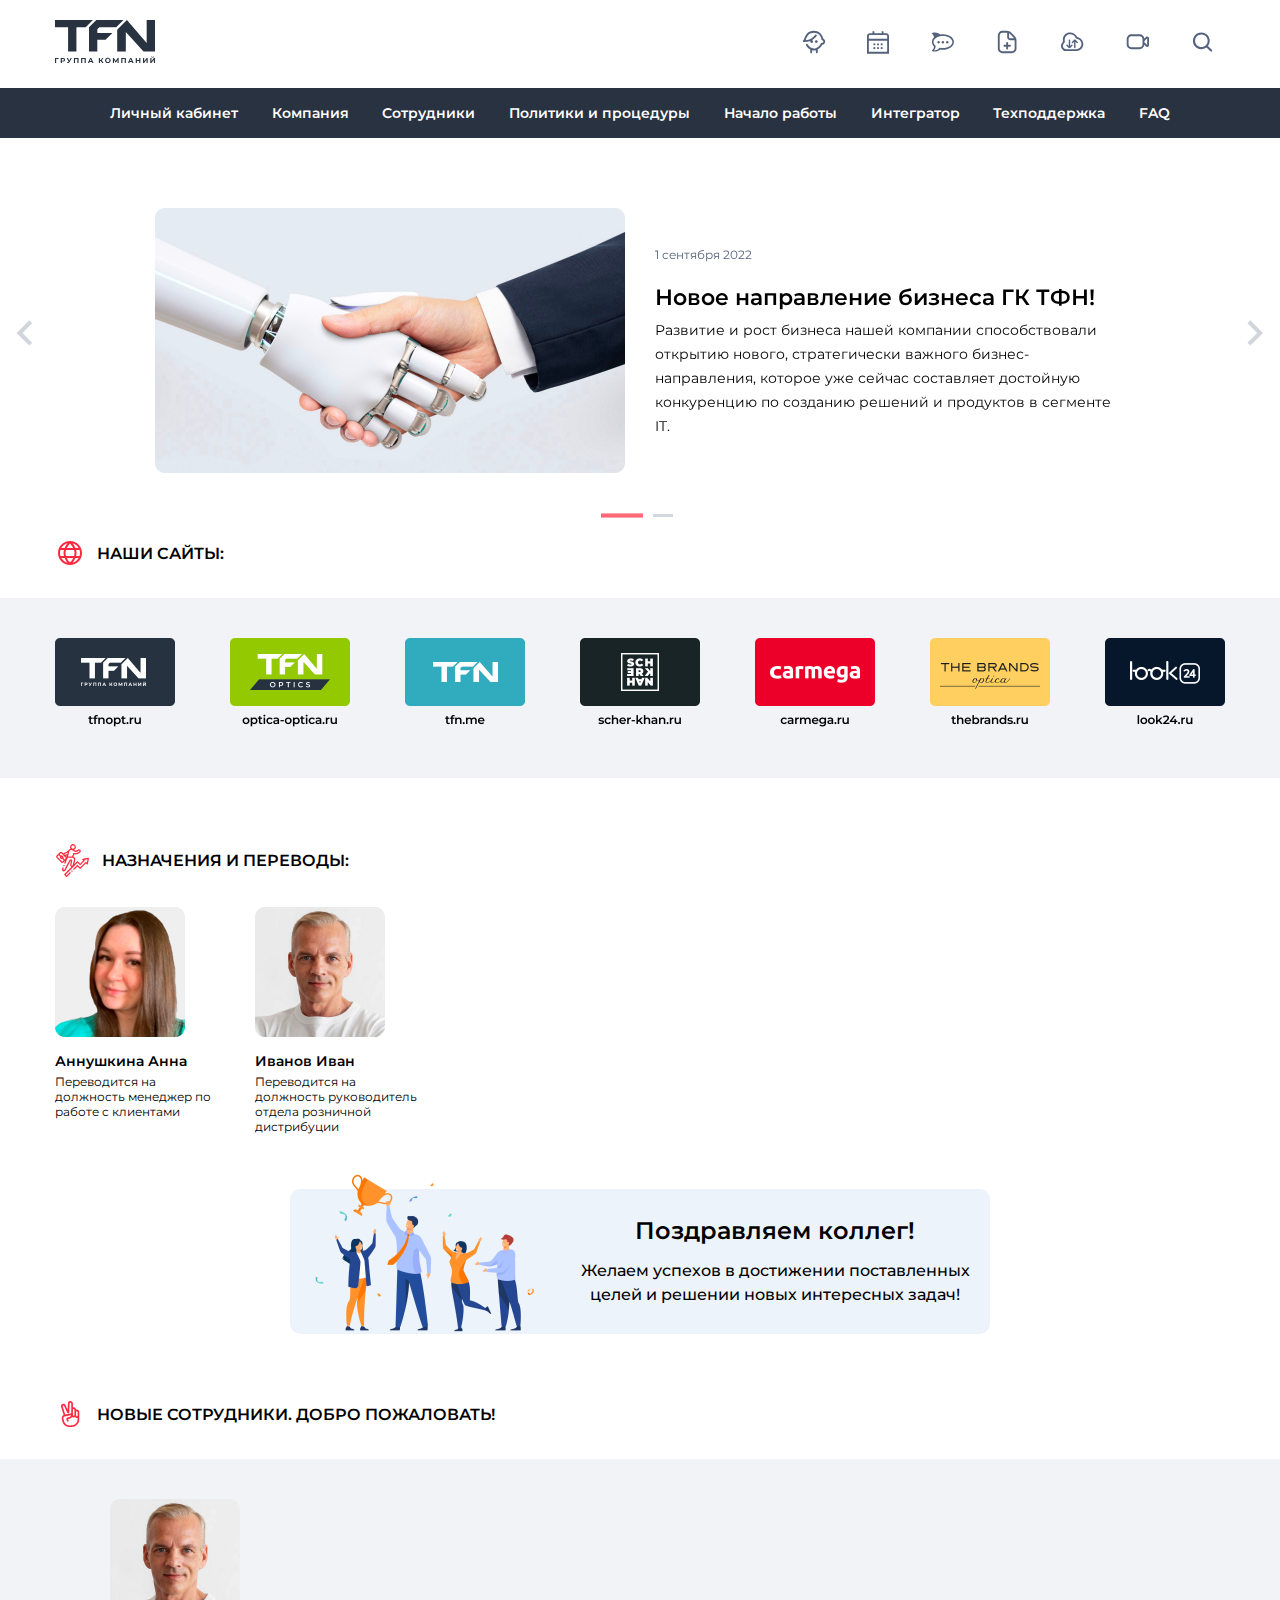
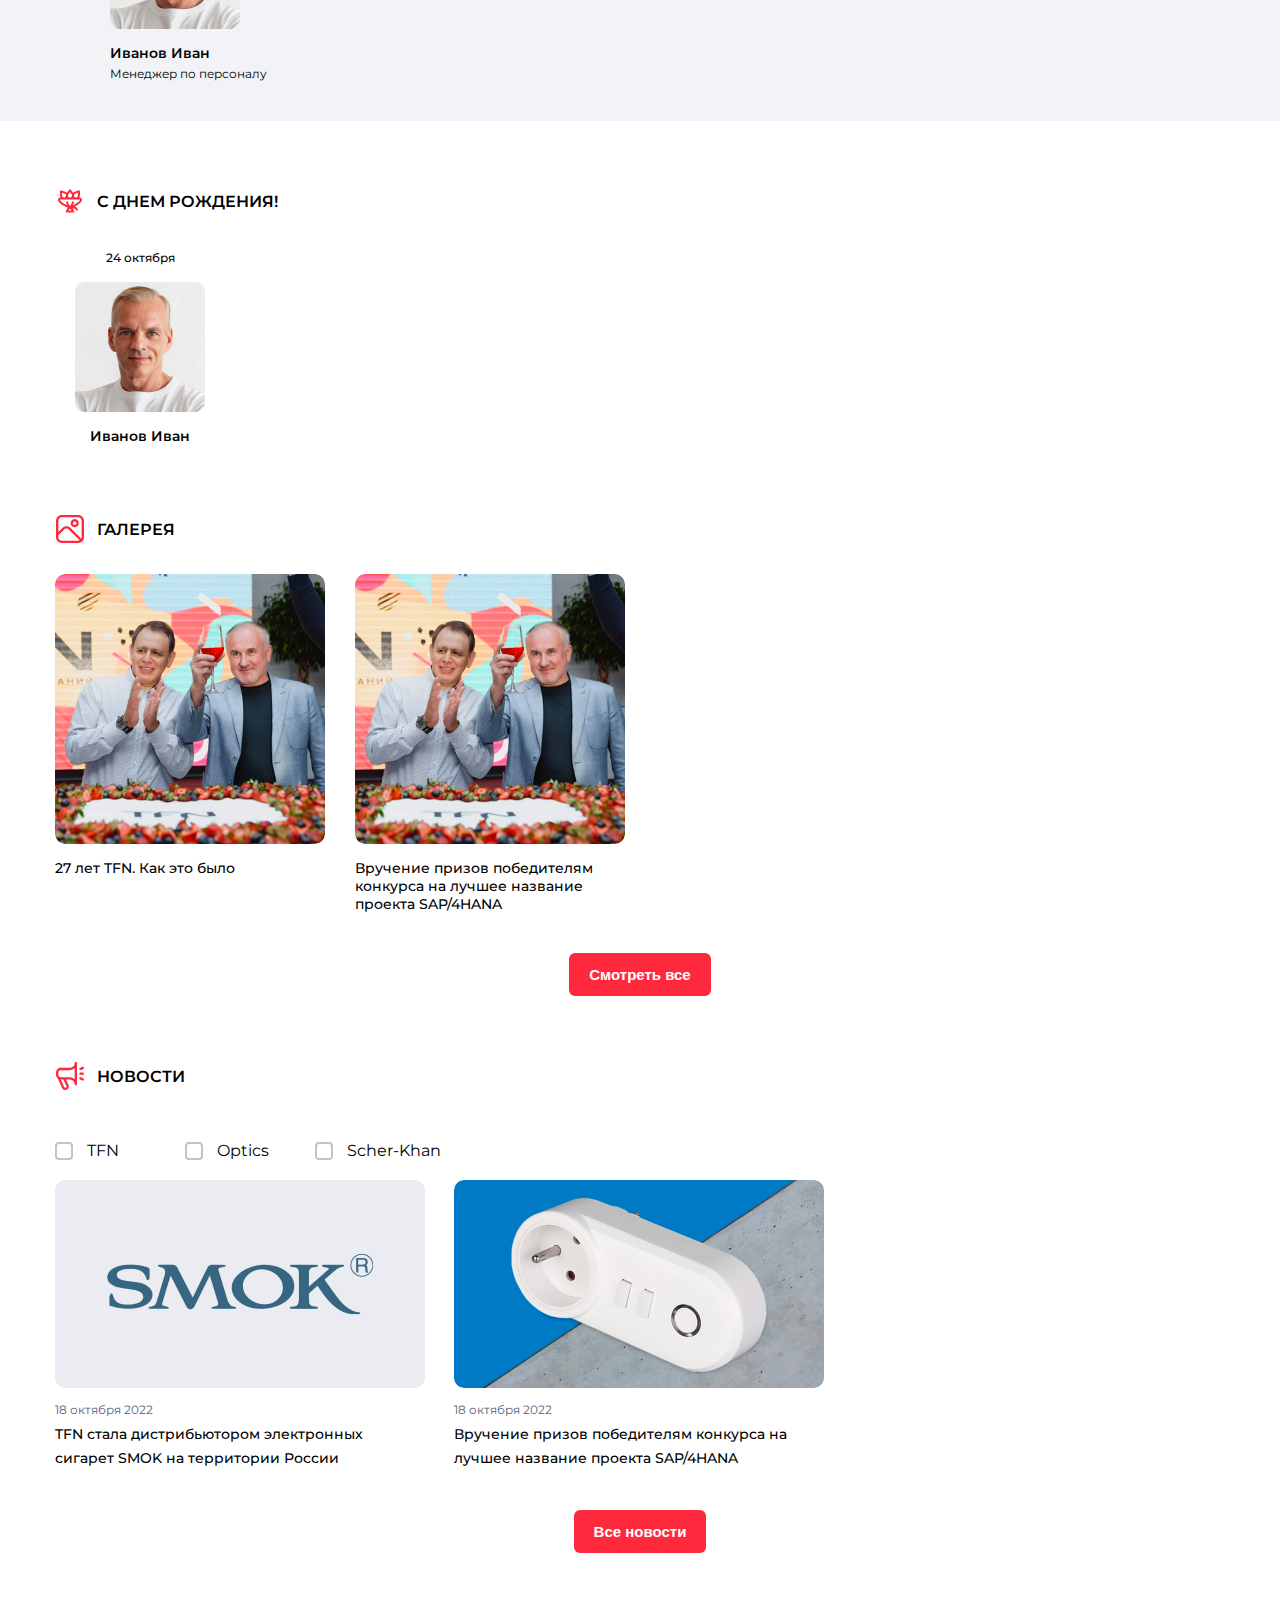
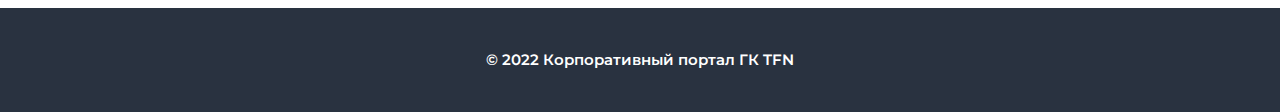
<file: index.html>
<!doctype html>
<html lang="ru">
<head>
    <meta charset="UTF-8">
    <meta name="viewport"
          content="width=device-width, user-scalable=no, initial-scale=1.0, maximum-scale=1.0, minimum-scale=1.0">
    <meta http-equiv="X-UA-Compatible" content="ie=edge">
    <title>Главная страница</title>
    <link rel="preconnect" href="https://fonts.googleapis.com">
    <link rel="preconnect" href="https://fonts.gstatic.com" crossorigin>
    <link href="https://fonts.googleapis.com/css2?family=Montserrat:wght@300;400;500;600;700&display=swap" rel="stylesheet">
    <link rel="stylesheet" href="styles/assets/owl.carousel.min.css">
    <link rel="stylesheet" href="styles/assets/owl.theme.default.min.css">
    <link rel="stylesheet" href="styles/splide.min.css">
    <link rel="stylesheet" href="styles/common.css">
    <link rel="stylesheet" href="styles/styles.css">
    <script src="scripts/jquery.min.js"></script>
    <script src="scripts/owl.carousel.min.js"></script>
    <script src="scripts/splide.min.js"></script>
</head>
<body>
    <!--HEADER SECTION-->
    <header>
        <div class="container-content header-container">
            <a href="/">
                <img src="images/logo.svg" alt="TFN logo">
            </a>
            <ul class="header-navigation">
                <li>
                    <a href="/profile" class="header-navigation-profile">
                        <svg width="24" height="24" viewBox="0 0 24 24" fill="none" xmlns="http://www.w3.org/2000/svg">
                            <path d="M14.3357 12.9331C15.1092 12.9331 15.7363 12.3063 15.7363 11.5331C15.7363 10.7599 15.1092 10.1331 14.3357 10.1331C13.5621 10.1331 12.9351 10.7599 12.9351 11.5331C12.9351 12.3063 13.5621 12.9331 14.3357 12.9331Z" fill="#55627E"/>
                            <path d="M23.1924 11.311C23.1512 10.7072 22.943 10.1268 22.5911 9.63439C22.2391 9.14199 21.7572 8.75701 21.1992 8.52238C20.8243 6.35719 19.6953 4.39433 18.0119 2.98107C16.3286 1.56781 14.1994 0.795248 12.001 0.800071C5.55818 0.800071 3.71331 5.16238 2.49477 8.04944C2.24753 8.86608 1.82748 9.62002 1.2631 10.2601C1.09455 10.3585 0.961062 10.5072 0.881384 10.6852C0.801706 10.8633 0.779841 11.0619 0.81886 11.253C0.857879 11.4442 0.955822 11.6183 1.09893 11.751C1.24204 11.8836 1.42313 11.9681 1.61675 11.9926C3.92485 12.1864 6.24619 11.8347 8.39312 10.9658C8.27468 11.2282 8.24003 11.5207 8.29389 11.8035C8.34775 12.0862 8.4875 12.3455 8.69412 12.5461C8.90073 12.7466 9.16416 12.8786 9.44853 12.924C9.7329 12.9695 10.0244 12.9263 10.2833 12.8002C10.5421 12.6741 10.7559 12.4713 10.8953 12.2195C11.0347 11.9676 11.0931 11.6789 11.0625 11.3927C11.0318 11.1065 10.9137 10.8366 10.7241 10.62C10.5345 10.4033 10.2827 10.2503 10.003 10.1818C11.8372 9.15456 13.4182 7.73013 14.6303 6.01288C14.7054 5.91598 14.7607 5.80524 14.7931 5.68698C14.8254 5.56871 14.8341 5.44523 14.8187 5.3236C14.8033 5.20197 14.7641 5.08456 14.7033 4.97808C14.6425 4.87159 14.5613 4.77813 14.4644 4.703C14.3674 4.62788 14.2566 4.57259 14.1383 4.54026C14.02 4.50794 13.8965 4.49923 13.7748 4.51463C13.6531 4.53002 13.5356 4.56923 13.4291 4.63C13.3226 4.69077 13.2291 4.77192 13.1539 4.86882C13.139 4.88763 13.1255 4.90688 13.1123 4.927C12.0234 6.45952 10.602 7.72612 8.95426 8.63208C7.30656 9.53803 5.47526 10.0599 3.59732 10.1586C3.80916 9.736 4.00612 9.26613 4.21534 8.77438C5.36385 6.05269 6.79248 2.66688 12.001 2.66688C13.8459 2.66254 15.6268 3.34259 16.9989 4.57537C18.371 5.80815 19.2366 7.50595 19.4283 9.34006C19.4496 9.54056 19.5353 9.72875 19.6726 9.87646C19.8099 10.0242 19.9914 10.1235 20.1898 10.1595C20.5299 10.2261 20.8332 10.4164 21.0411 10.6936C21.249 10.9707 21.3467 11.3151 21.3153 11.66C21.2839 12.005 21.1258 12.3261 20.8713 12.5613C20.6169 12.7964 20.2842 12.929 19.9377 12.9332C19.8588 12.9311 19.7803 12.9227 19.7027 12.9083C19.4849 12.8686 19.2601 12.908 19.0688 13.0194C18.8775 13.1309 18.7324 13.307 18.6597 13.516C17.8044 15.9397 14.9257 18.5332 12.001 18.5332C9.29302 18.5332 6.77191 16.4026 5.68336 14.2969C5.56685 14.0817 5.37046 13.9209 5.13648 13.8489C4.90249 13.777 4.64961 13.7998 4.43224 13.9123C4.21488 14.0249 4.05041 14.2182 3.97424 14.4508C3.89807 14.6833 3.91627 14.9365 4.02494 15.1557C4.9928 16.9606 6.46689 18.4436 8.26619 19.4227V22.2664C8.26619 22.5139 8.36455 22.7513 8.53964 22.9263C8.71472 23.1013 8.95219 23.1996 9.19979 23.1996C9.4474 23.1996 9.68486 23.1013 9.85995 22.9263C10.035 22.7513 10.1334 22.5139 10.1334 22.2664V20.1555C11.3568 20.4841 12.6453 20.4841 13.8687 20.1555V22.2669C13.8687 22.5144 13.967 22.7517 14.1421 22.9267C14.3172 23.1017 14.5547 23.2 14.8023 23.2C15.0499 23.2 15.2873 23.1017 15.4624 22.9267C15.6375 22.7517 15.7359 22.5144 15.7359 22.2669V19.4231C17.6631 18.3876 19.2106 16.7658 20.1544 14.7926C21.0191 14.7336 21.825 14.3336 22.3948 13.6807C22.9645 13.0278 23.2514 12.1754 23.1924 11.311Z" fill="#55627E"/>
                        </svg>
                    </a>
                </li>
                <li>
                    <a href="/calendar">
                        <svg width="24" height="24" viewBox="0 0 24 24" fill="none" xmlns="http://www.w3.org/2000/svg">
                            <path d="M20.25 3.21766H17.5V1.36206H15.6665V3.21766H8.33348V1.36206H6.5V3.21766H3.75C3.02065 3.21766 2.32118 3.51089 1.80546 4.03283C1.28973 4.55478 1 5.26269 1 6.00084L1 23.6275H23V6.00084C23 5.26269 22.7103 4.55478 22.1945 4.03283C21.6788 3.51089 20.9793 3.21766 20.25 3.21766ZM2.83348 6.00084C2.83342 5.87899 2.85709 5.75833 2.90312 5.64574C2.94915 5.53315 3.01666 5.43084 3.10177 5.34466C3.18688 5.25848 3.28794 5.19011 3.39916 5.14347C3.51039 5.09683 3.6296 5.07282 3.75 5.07282H20.25C20.3704 5.07282 20.4896 5.09683 20.6008 5.14347C20.7121 5.19011 20.8131 5.25848 20.8982 5.34466C20.9833 5.43084 21.0508 5.53315 21.0969 5.64574C21.1429 5.75833 21.1666 5.87899 21.1665 6.00084V8.78402H2.83348V6.00084ZM2.83348 21.7719V10.6392H21.1665V21.7719H2.83348Z" fill="#55627E"/>
                            <path d="M16.5835 13.4226H14.75V15.2782H16.5835V13.4226Z" fill="#55627E"/>
                            <path d="M12.917 13.4226H11.0835V15.2782H12.917V13.4226Z" fill="#55627E"/>
                            <path d="M9.25 13.4226H7.41652V15.2782H9.25V13.4226Z" fill="#55627E"/>
                            <path d="M16.5835 17.1333H14.75V18.9889H16.5835V17.1333Z" fill="#55627E"/>
                            <path d="M12.917 17.1333H11.0835V18.9889H12.917V17.1333Z" fill="#55627E"/>
                            <path d="M9.25 17.1333H7.41652V18.9889H9.25V17.1333Z" fill="#55627E"/>
                        </svg>
                    </a>
                </li>
                <li>
                    <a href="/chat">
                        <svg width="25" height="24" viewBox="0 0 25 24" fill="none" xmlns="http://www.w3.org/2000/svg">
                            <path d="M23.9143 11.9847C23.9143 10.8515 23.5779 9.76523 22.9138 8.75503C22.3179 7.8487 21.4825 7.04623 20.4318 6.36927C18.4027 5.06417 15.7359 4.34455 12.923 4.34455C11.9972 4.34377 11.0731 4.42361 10.161 4.58319C9.58852 4.04613 8.95013 3.5851 8.26141 3.21133C4.57268 1.41103 1.51428 3.16929 1.51428 3.16929C1.51428 3.16929 4.35786 5.52229 3.89569 7.58472C2.62336 8.85581 1.93164 10.389 1.93164 11.9847V12.0156C1.93164 13.6113 2.62152 15.1445 3.89569 16.4156C4.35786 18.478 1.51428 20.831 1.51428 20.831C1.51428 20.831 4.57268 22.5893 8.26141 20.789C8.94917 20.4156 9.58672 19.9552 10.1586 19.419C11.0707 19.5783 11.9948 19.658 12.9205 19.657C15.7334 19.657 18.4002 18.9386 20.4293 17.6329C21.4801 16.9565 22.3154 16.1541 22.9114 15.2471C23.5755 14.2369 23.9118 13.1501 23.9118 12.0175V11.9865L23.9143 11.9847ZM12.923 18.0836C11.8131 18.086 10.7068 17.958 9.62643 17.7021C8.58302 18.9658 6.28877 20.7228 4.06018 20.1553C4.78504 19.3707 5.85913 18.0452 5.62897 15.8623C4.29341 14.8156 3.49122 13.4753 3.49122 12.015C3.49122 8.66354 7.71393 5.94701 12.923 5.94701C18.132 5.94701 22.3541 8.66168 22.3541 12.015C22.3541 15.3683 18.1314 18.0836 12.923 18.0836Z" fill="#55627E"/>
                            <path d="M13.1241 13.4551C13.807 13.3435 14.2708 12.6953 14.1599 12.0074C14.0491 11.3195 13.4056 10.8524 12.7227 10.9641C12.0398 11.0757 11.576 11.7239 11.6869 12.4118C11.7977 13.0997 12.4412 13.5668 13.1241 13.4551Z" fill="#55627E"/>
                            <path d="M17.4802 13.4549C18.1631 13.3432 18.6268 12.6951 18.516 12.0072C18.4051 11.3193 17.7617 10.8522 17.0788 10.9638C16.3959 11.0755 15.9321 11.7237 16.043 12.4115C16.1538 13.0994 16.7973 13.5665 17.4802 13.4549Z" fill="#55627E"/>
                            <path d="M9.63204 12.8748C9.99579 12.2821 9.81359 11.5045 9.22509 11.1381C8.63659 10.7717 7.86463 10.9552 7.50088 11.548C7.13713 12.1408 7.31933 12.9184 7.90783 13.2848C8.49633 13.6512 9.26829 13.4676 9.63204 12.8748Z" fill="#55627E"/>
                        </svg>
                    </a>
                </li>
                <li>
                    <a href="/requests">
                        <svg width="25" height="24" viewBox="0 0 25 24" fill="none" xmlns="http://www.w3.org/2000/svg">
                            <path d="M15.8949 15.7333C15.895 15.8558 15.8709 15.9772 15.824 16.0905C15.7771 16.2038 15.7084 16.3067 15.6218 16.3934C15.5351 16.4801 15.4322 16.5489 15.319 16.5958C15.2057 16.6427 15.0843 16.6669 14.9617 16.6669H13.0949V18.5333C13.0949 18.7808 12.9966 19.0181 12.8216 19.1931C12.6466 19.3681 12.4092 19.4664 12.1617 19.4664C11.9142 19.4664 11.6769 19.3681 11.5019 19.1931C11.3269 19.0181 11.2286 18.7808 11.2286 18.5333V16.6669H9.36174C9.11768 16.6616 8.88541 16.5609 8.71467 16.3865C8.54393 16.212 8.44832 15.9776 8.44832 15.7335C8.44832 15.4894 8.54393 15.255 8.71467 15.0805C8.88541 14.906 9.11768 14.8054 9.36174 14.8001H11.2286V12.9333C11.2286 12.6858 11.3269 12.4484 11.5019 12.2734C11.6769 12.0984 11.9142 12.0001 12.1617 12.0001C12.4092 12.0001 12.6466 12.0984 12.8216 12.2734C12.9966 12.4484 13.0949 12.6858 13.0949 12.9333V14.8001H14.9617C15.2092 14.8001 15.4466 14.8984 15.6216 15.0734C15.7966 15.2484 15.8949 15.4858 15.8949 15.7333ZM21.4949 10.5861V18.5333C21.4935 19.7705 21.0015 20.9566 20.1267 21.8315C19.2519 22.7064 18.0658 23.1986 16.8286 23.2001H7.49493C6.25771 23.1986 5.07161 22.7064 4.19681 21.8315C3.32201 20.9566 2.82994 19.7705 2.82855 18.5333V5.46688C2.82994 4.22967 3.32201 3.04352 4.19681 2.16864C5.07161 1.29375 6.25771 0.801576 7.49493 0.800071H11.7089C12.5672 0.797825 13.4175 0.965752 14.2105 1.29414C15.0035 1.62253 15.7235 2.10487 16.3289 2.71326L19.5809 5.96695C20.1896 6.57198 20.6722 7.2918 21.0008 8.08469C21.3294 8.87759 21.4973 9.7278 21.4949 10.5861ZM15.0094 4.0332C14.7157 3.74873 14.3859 3.50398 14.0286 3.3052V7.33326C14.0285 7.45584 14.0526 7.57724 14.0995 7.69051C14.1463 7.80378 14.2151 7.9067 14.3017 7.9934C14.3884 8.08011 14.4913 8.14888 14.6045 8.19581C14.7178 8.24273 14.8392 8.26688 14.9617 8.26688H18.9898C18.7912 7.90946 18.5461 7.57992 18.2609 7.28688L15.0094 4.0332ZM19.6286 10.5861C19.6286 10.4321 19.5984 10.2846 19.5848 10.1333H14.9617C14.2191 10.1333 13.5069 9.83826 12.9818 9.31316C12.4567 8.78806 12.1617 8.07586 12.1617 7.33326V2.71063C12.0104 2.69663 11.8621 2.66688 11.7089 2.66688H7.49493C6.75232 2.66688 6.04013 2.96188 5.51503 3.48698C4.98993 4.01209 4.69493 4.72428 4.69493 5.46688V18.5333C4.69493 19.2759 4.98993 19.9881 5.51503 20.5132C6.04013 21.0383 6.75232 21.3333 7.49493 21.3333H16.8286C17.5712 21.3333 18.2833 21.0383 18.8085 20.5132C19.3336 19.9881 19.6286 19.2759 19.6286 18.5333V10.5861Z" fill="#55627E"/>
                        </svg>
                    </a>
                </li>
                <li>
                    <a href="/cloud">
                        <svg width="25" height="24" viewBox="0 0 25 24" fill="none" xmlns="http://www.w3.org/2000/svg">
                            <path d="M17.7183 7.1999C17.5691 7.17247 17.4285 7.11002 17.3081 7.01769C17.1877 6.92536 17.0909 6.80578 17.0258 6.66878C15.5785 3.61503 12.2268 1.9079 8.87425 2.52565C7.37871 2.80389 6.00489 3.53529 4.93906 4.62069C3.87323 5.70608 3.16694 7.09298 2.91594 8.59334C2.76496 9.48701 2.77533 10.4005 2.94657 11.2905C3.00257 11.5793 2.87832 11.9 2.62369 12.1314C1.8569 12.8283 1.31895 13.7408 1.08056 14.7492C0.842164 15.7575 0.914495 16.8144 1.28804 17.7808C1.66158 18.7473 2.31885 19.5781 3.17343 20.1639C4.028 20.7498 5.03987 21.0634 6.076 21.0634H16.3437C20.2038 21.0634 23.3437 17.9239 23.3437 14.0634C23.3437 10.7362 20.9777 7.84959 17.7183 7.1999ZM16.3437 19.197H6.07688C5.41737 19.1971 4.77327 18.9976 4.2293 18.6247C3.68533 18.2519 3.26695 17.7231 3.0292 17.1079C2.79145 16.4927 2.74545 15.82 2.89727 15.1782C3.04908 14.5364 3.39159 13.9556 3.87975 13.5121C4.61344 12.8445 4.95775 11.8571 4.77882 10.9331C4.6497 10.2613 4.64214 9.57184 4.7565 8.8974C5.13232 6.63728 6.96369 4.77309 9.20938 4.35965C9.56188 4.29535 9.91944 4.26284 10.2778 4.26253C11.3393 4.2572 12.3801 4.55628 13.2768 5.12434C14.1736 5.6924 14.8887 6.50563 15.3374 7.46765C15.5266 7.86772 15.8074 8.21758 16.1571 8.48886C16.5068 8.76015 16.9154 8.94522 17.3499 9.02909C18.5978 9.2804 19.7079 9.98628 20.4647 11.0098C21.2215 12.0333 21.5712 13.3014 21.4458 14.5682C21.3204 15.8349 20.729 17.0099 19.7862 17.8653C18.8435 18.7206 17.6166 19.1952 16.3437 19.197Z" fill="#55627E"/>
                            <path d="M12.4062 14.8118C12.4724 14.8778 12.5249 14.9562 12.5607 15.0425C12.5965 15.1289 12.615 15.2214 12.615 15.3149C12.615 15.4084 12.5965 15.501 12.5607 15.5873C12.5249 15.6736 12.4724 15.752 12.4062 15.818L10.4812 17.743C10.2161 18.0082 9.85682 18.1575 9.48192 18.1582H9.47579H9.46923C9.09434 18.1575 8.73503 18.0082 8.46998 17.743L6.54498 15.818C6.41154 15.6846 6.33658 15.5036 6.33658 15.3149C6.33658 15.1262 6.41154 14.9452 6.54498 14.8118C6.67842 14.6784 6.8594 14.6034 7.0481 14.6034C7.23681 14.6034 7.41779 14.6784 7.55123 14.8118L8.76485 16.0254V10.2824C8.76946 10.0968 8.8464 9.92039 8.97927 9.79078C9.11213 9.66117 9.2904 9.58862 9.47601 9.58862C9.66162 9.58862 9.83989 9.66117 9.97275 9.79078C10.1056 9.92039 10.1826 10.0968 10.1872 10.2824V16.0254L11.3999 14.8118C11.4659 14.7456 11.5443 14.6931 11.6307 14.6572C11.717 14.6214 11.8096 14.603 11.903 14.603C11.9965 14.603 12.0891 14.6214 12.1754 14.6572C12.2617 14.6931 12.3402 14.7456 12.4062 14.8118Z" fill="#55627E"/>
                            <path d="M17.7389 12.9185C17.8052 12.8525 17.8578 12.7741 17.8937 12.6878C17.9296 12.6014 17.9481 12.5088 17.9481 12.4153C17.9481 12.3218 17.9296 12.2292 17.8937 12.1429C17.8578 12.0565 17.8052 11.9782 17.7389 11.9122L15.8139 9.98721C15.549 9.72211 15.1898 9.57281 14.8151 9.57202H14.8085H14.8024C14.4275 9.57274 14.0682 9.72204 13.8031 9.98721L11.8781 11.9122C11.7447 12.0456 11.6697 12.2266 11.6697 12.4153C11.6697 12.604 11.7447 12.785 11.8781 12.9185C12.0116 13.0519 12.1926 13.1269 12.3813 13.1269C12.57 13.1269 12.751 13.0519 12.8844 12.9185L14.0985 11.7048V17.4479C14.1031 17.6335 14.18 17.8099 14.3129 17.9395C14.4457 18.0691 14.624 18.1416 14.8096 18.1416C14.9952 18.1416 15.1735 18.0691 15.3063 17.9395C15.4392 17.8099 15.5162 17.6335 15.5208 17.4479V11.7048L16.7344 12.9185C16.8003 12.9848 16.8787 13.0374 16.9651 13.0733C17.0514 13.1092 17.144 13.1277 17.2375 13.1277C17.331 13.1277 17.4236 13.1092 17.51 13.0733C17.5963 13.0374 17.6747 12.9848 17.7406 12.9185H17.7389Z" fill="#55627E"/>
                        </svg>
                    </a>
                </li>
                <li>
                    <a href="/cam">
                        <svg width="25" height="24" viewBox="0 0 25 24" fill="none" xmlns="http://www.w3.org/2000/svg">
                            <path d="M22.9815 6.64392C22.676 6.48943 22.3332 6.42385 21.9922 6.45463C21.6512 6.48541 21.3258 6.61132 21.0528 6.81803C21.0167 6.8446 20.9825 6.87369 20.9505 6.90508L19.3192 8.55127C19.1233 6.16948 17.1454 4.28564 14.7145 4.28564H6.35732C5.12602 4.28668 3.94546 4.77637 3.07491 5.64716C2.20437 6.51794 1.71502 7.69864 1.71432 8.92995L1.71432 14.5014C1.71571 15.7324 2.20532 16.9125 3.07576 17.7829C3.94619 18.6534 5.12635 19.143 6.35732 19.1444H14.7145C17.1554 19.1444 19.1416 17.2436 19.3218 14.8478L20.9532 16.4766C20.9847 16.5075 21.018 16.5366 21.0528 16.5637C21.3267 16.7687 21.6523 16.8934 21.993 16.9238C22.3338 16.9543 22.6763 16.8893 22.9822 16.7361C23.2881 16.583 23.5453 16.3477 23.7251 16.0566C23.9048 15.7656 24 15.4302 24 15.0881V8.29315C24.0014 7.95065 23.9066 7.61463 23.7266 7.32326C23.5465 7.03189 23.2884 6.79684 22.9815 6.64479V6.64392ZM14.7145 17.2871H6.35732C5.61876 17.2863 4.91067 16.9925 4.38842 16.4703C3.86617 15.948 3.57242 15.2399 3.57161 14.5014V8.92995C3.57242 8.19138 3.86617 7.48329 4.38842 6.96104C4.91067 6.4388 5.61876 6.14504 6.35732 6.14424H14.7145C15.453 6.14516 16.161 6.43895 16.6832 6.96117C17.2055 7.48339 17.4993 8.19142 17.5002 8.92995V14.5014C17.4993 15.2399 17.2055 15.9479 16.6832 16.4702C16.161 16.9924 15.453 17.2862 14.7145 17.2871ZM19.357 12.2571V11.1529L22.1427 8.34103L22.1662 15.0624L19.357 12.2563V12.2571Z" fill="#55627E"/>
                        </svg>
                    </a>
                </li>
                <li class="header-search-btn">
                    <a href="#">
                        <svg width="25" height="24" viewBox="0 0 25 24" fill="none" xmlns="http://www.w3.org/2000/svg">
                            <path d="M21.1425 21.6001C21.0075 21.6003 20.8738 21.5738 20.7491 21.5221C20.6243 21.4703 20.5111 21.3944 20.4158 21.2988L16.507 17.3899L16.3743 17.489C14.7607 18.6977 12.7654 19.2842 10.7544 19.1407C8.74343 18.9973 6.85157 18.1336 5.4259 16.7081C4.00023 15.2825 3.13634 13.3908 2.99271 11.3798C2.84907 9.36879 3.43532 7.37345 4.64391 5.75976C5.43508 4.69552 6.47008 3.83667 7.66198 3.25535C8.81385 2.69382 10.0783 2.40139 11.3597 2.40015C13.3742 2.40182 15.3207 3.12905 16.8427 4.4487C18.3648 5.76834 19.3606 7.59208 19.6478 9.58599C19.8078 10.6751 19.7501 11.7852 19.4781 12.8519C19.2061 13.9186 18.7252 14.9208 18.0633 15.8004L17.9638 15.9331L21.8122 19.7842L21.87 19.8438C22.0138 19.9877 22.1118 20.1709 22.1515 20.3704C22.1912 20.5699 22.1709 20.7767 22.0931 20.9647C22.0153 21.1526 21.8836 21.3133 21.7146 21.4264C21.5455 21.5395 21.3467 21.6 21.1433 21.6001H21.1425ZM11.3865 4.52171C7.91824 4.52171 5.09637 7.34357 5.09637 10.8118C5.09637 14.28 7.91633 17.1015 11.3865 17.1015C13.0538 17.0995 14.6523 16.4361 15.8311 15.257C17.0099 14.0778 17.6728 12.4792 17.6743 10.8118C17.6743 7.34357 14.8528 4.52171 11.3865 4.52171Z" fill="#55627E"/>
                        </svg>
                    </a>
                </li>
            </ul>
            <div class="header-search">
                <div>
                    <svg width="25" height="24" viewBox="0 0 25 24" fill="none" xmlns="http://www.w3.org/2000/svg">
                        <path d="M21.1425 21.6001C21.0075 21.6003 20.8738 21.5738 20.7491 21.5221C20.6243 21.4703 20.5111 21.3944 20.4158 21.2988L16.507 17.3899L16.3743 17.489C14.7607 18.6977 12.7654 19.2842 10.7544 19.1407C8.74343 18.9973 6.85157 18.1336 5.4259 16.7081C4.00023 15.2825 3.13634 13.3908 2.99271 11.3798C2.84907 9.36879 3.43532 7.37345 4.64391 5.75976C5.43508 4.69552 6.47008 3.83667 7.66198 3.25535C8.81385 2.69382 10.0783 2.40139 11.3597 2.40015C13.3742 2.40182 15.3207 3.12905 16.8427 4.4487C18.3648 5.76834 19.3606 7.59208 19.6478 9.58599C19.8078 10.6751 19.7501 11.7852 19.4781 12.8519C19.2061 13.9186 18.7252 14.9208 18.0633 15.8004L17.9638 15.9331L21.8122 19.7842L21.87 19.8438C22.0138 19.9877 22.1118 20.1709 22.1515 20.3704C22.1912 20.5699 22.1709 20.7767 22.0931 20.9647C22.0153 21.1526 21.8836 21.3133 21.7146 21.4264C21.5455 21.5395 21.3467 21.6 21.1433 21.6001H21.1425ZM11.3865 4.52171C7.91824 4.52171 5.09637 7.34357 5.09637 10.8118C5.09637 14.28 7.91633 17.1015 11.3865 17.1015C13.0538 17.0995 14.6523 16.4361 15.8311 15.257C17.0099 14.0778 17.6728 12.4792 17.6743 10.8118C17.6743 7.34357 14.8528 4.52171 11.3865 4.52171Z" fill="#55627E"/>
                    </svg>
                </div>
                <input type="text" placeholder="Найти на портале" />
            </div>
        </div>
    </header>
    <!--HEADER SECTION-->
    <!--NAV SECTION-->
    <nav>
        <div class="container-content">
            <ul class="nav-list">
                <li><a href="profile.html">Личный кабинет</a></li>
                <li><a href="">Компания</a></li>
                <li><a href="">Сотрудники</a></li>
                <li><a href="">Политики и процедуры</a></li>
                <li><a href="">Начало работы</a></li>
                <li><a href="">Интегратор</a></li>
                <li><a href="">Техподдержка</a></li>
                <li><a href="">FAQ</a></li>
            </ul>
        </div>
    </nav>
    <!--NAV SECTION-->
    <!--CAROUSEL SECTION-->
    <section>
        <div class="container-content">
            <div class="splide">
                <div class="splide__track">
                    <div class="splide__list">
                        <div class="splide__slide">
                            <div class="carousel-wrapper">
                                <img src="images/slider/img.png" alt="">
                                <div class="carousel-content">
                                    <p class="carousel-content__date">1 сентября 2022</p>
                                    <p class="carousel-content__title">Новое направление бизнеса ГК ТФН!</p>
                                    <p class="carousel-content__desc">Развитие и рост бизнеса нашей компании способствовали открытию нового, стратегически важного бизнес-направления, которое уже сейчас составляет достойную конкуренцию по созданию решений и продуктов в сегменте IT.</p>
                                </div>
                            </div>
                        </div>
                        <div class="splide__slide">
                            <div class="carousel-wrapper">
                                <img src="images/slider/img.png" alt="">
                                <div class="carousel-content">
                                    <p class="carousel-content__date">1 сентября 2022</p>
                                    <p class="carousel-content__title">Новое направление бизнеса ГК ТФН!</p>
                                    <p class="carousel-content__desc">Развитие и рост бизнеса нашей компании способствовали открытию нового, стратегически важного бизнес-направления, которое уже сейчас составляет достойную конкуренцию по созданию решений и продуктов в сегменте IT.</p>
                                </div>
                            </div>
                        </div>
                    </div>
                </div>
            </div>
            <div class="main-header">
                <img src="images/icons/web.svg" alt="">
                <span>Наши сайты:</span>
            </div>
        </div>
    </section>
    <!--CAROUSEL SECTION-->

    <!--SITES SECTION-->
    <section class="sites-container">
        <div class="container-content">
            <ul class="sites-list">
                <li>
                    <a href="">
                        <img src="images/sites/tfnopt.png" alt="">
                    </a>
                </li>
                <li>
                    <a href="">
                        <img src="images/sites/optica.png" alt="">
                    </a>
                </li>
                <li>
                    <a href="">
                        <img src="images/sites/tfn.png" alt="">
                    </a>
                </li>
                <li>
                    <a href="">
                        <img src="images/sites/scherkhan.png" alt="">
                    </a>
                </li>
                <li>
                    <a href="">
                        <img src="images/sites/carmega.png" alt="">
                    </a>
                </li>
                <li>
                    <a href="">
                        <img src="images/sites/thebrands.png" alt="">
                    </a>
                </li>
                <li>
                    <a href="">
                        <img src="images/sites/look24.png" alt="">
                    </a>
                </li>
            </ul>
        </div>
    </section>

    <!--SITES SECTION-->
    <!--EMPLOYEE SECTION-->
    <section class="section-employee">
        <div class="container-content">
            <div class="main-header">
                <img src="images/icons/upgrade.svg" alt="">
                <span>Назначения и переводы:</span>
            </div>
            <ul class="base-list">
                <li class="employee-card-md">
                    <a href="">
                    <div class="employee-card-md__img"
                         style="background: url(images/employee/employee.png) 50% 50% no-repeat; background-size: cover;">
                    </div>
                    <div class="employee-card-md__info">
                        <p class="employee-card-md__name">Аннушкина Анна</p>
                        <p class="employee-card-md__post">Переводится на должность менеджер по работе с клиентами</p>
                    </div>
                    </a>
                </li>
                <li class="employee-card-md">
                    <a href="">
                        <div class="employee-card-md__img"
                             style="background: url(images/employee/employee1.png) 50% 50% no-repeat; background-size: cover;">
                        </div>
                        <div class="employee-card-md__info">
                            <p class="employee-card-md__name">Иванов Иван</p>
                            <p class="employee-card-md__post">Переводится на должность руководитель отдела розничной дистрибуции</p>
                        </div>
                    </a>
                </li>
            </ul>
            <div class="section-employee-hero">
                <img src="images/employee/hero.png" alt="">
                <div class="section-employee-hero__content">
                    <p class="section-employee-hero__content-title">Поздравляем коллег!</p>
                    <p>Желаем успехов в достижении поставленных целей и решении новых интересных задач!</p>
                </div>
            </div>
        </div>
    </section>
    <div class="container-content">
        <div class="main-header">
            <img src="images/icons/hi.svg" alt="">
            <span>Новые сотрудники. Добро пожаловать!</span>
        </div>
    </div>
    <section class="section-dark">
        <div class="container-content">
            <ul class="base-list">
                <li class="employee-card-md">
                    <a href="">
                        <div class="employee-card-md__img"
                             style="background: url(images/employee/employee1.png) 50% 50% no-repeat; background-size: cover;">
                        </div>
                        <div class="employee-card-md__info">
                            <p class="employee-card-md__name">Иванов Иван</p>
                            <p class="employee-card-md__post">Менеджер по персоналу</p>
                        </div>
                    </a>
                </li>
            </ul>
        </div>
    </section>
    <section class="section-employee">
        <div class="container-content">
            <div class="main-header">
                <img src="images/icons/flowers.svg" alt="">
                <span>С днем рождения!</span>
            </div>
        </div>
        <div class="container-content">
            <ul class="base-list">
                <li class="employee-card-md employee-card-md-center">
                    <a href="">
                        <p class="employee-card-md__birthday">24 октября</p>
                        <div class="employee-card-md__img"
                             style="background: url(images/employee/employee1.png) 50% 50% no-repeat; background-size: cover;">
                        </div>
                        <div class="employee-card-md__info">
                            <p class="employee-card-md__name">Иванов Иван</p>
                        </div>
                    </a>
                </li>
            </ul>
        </div>
    </section>
    <!--EMPLOYEE SECTION-->
    <!--GALLERY SECTION-->
    <section class="section-gallery">
        <div class="container-content">
            <div class="main-header">
                <img src="images/icons/gallery.svg" alt="">
                <span>Галерея</span>
            </div>
        </div>
        <div class="container-content">
            <ul class="base-list">
                <li class="gallery-card">
                    <a href="">
                        <div class="gallery-card__img" style="background: url(images/gallery/img.png) 50% 50% no-repeat; background-size: cover;"></div>
                        <p class="gallery-card__title">27 лет TFN. Как это было</p>
                    </a>
                </li>
                <li class="gallery-card">
                    <a href="">
                        <div class="gallery-card__img" style="background: url(images/gallery/img.png) 50% 50% no-repeat; background-size: cover;"></div>
                        <p class="gallery-card__title">Вручение призов победителям конкурса на лучшее название проекта SAP/4HANA</p>
                    </a>
                </li>
            </ul>
        </div>
        <div class="show-more-button">
            <a href=""><button>Смотреть все</button></a>
        </div>
    </section>
    <!--GALLERY SECTION-->

    <!--NEWS SECTION-->
    <section class="section-news">
        <div class="container-content">
            <div class="main-header">
                <img src="images/icons/news.svg" alt="">
                <span>Новости</span>
            </div>
        </div>
        <div class="container-content">
            <div class="news-filters">
                <label for="tfn" class="news-filter custom-checkbox">
                    <input type="checkbox" id="tfn">
                    <span class="checkbox"></span>
                    <span>TFN</span>
                </label>
                <label for="optics" class="news-filter custom-checkbox">
                    <input type="checkbox" id="optics">
                    <span class="checkbox"></span>
                    <span>Optics</span>
                </label>
                <label for="scher-khan" class="news-filter custom-checkbox">
                    <input type="checkbox" id="scher-khan">
                    <span class="checkbox"></span>
                    <span>Scher-Khan</span>
                </label>
            </div>
        </div>
        <div class="container-content">
            <ul class="base-list">
                <li class="news-card">
                    <a href="">
                        <div class="news-card__img" style="background: url(images/news/1.png) 50% 50% no-repeat; background-size: cover;"></div>
                        <p class="news-card__date">18 октября 2022</p>
                        <p class="news-card__title">TFN стала дистрибьютором электронных сигарет SMOK на территории России</p>
                    </a>
                </li>
                <li class="news-card">
                    <a href="">
                        <div class="news-card__img" style="background: url(images/news/2.png) 50% 50% no-repeat; background-size: cover;"></div>
                        <p class="news-card__date">18 октября 2022</p>
                        <p class="news-card__title">Вручение призов победителям конкурса на лучшее название проекта SAP/4HANA</p>
                    </a>
                </li>
            </ul>
        </div>
        <div class="show-more-button">
            <a href=""><button>Все новости</button></a>
        </div>
    </section>
    <!--GALLERY SECTION-->
    <footer>
        &copy; 2022 Корпоративный портал ГК TFN
    </footer>
    <script>
        $('.owl-carousel').owlCarousel({
            loop: true,
            items: 1,
            nav: true,
            dots: true
        })

        const setActiveSearch = () => {
            const headerSearchBtn = document.querySelector('.header-search-btn');
            const headerSearch = document.querySelector('.header-search');

            if (headerSearchBtn) {
                headerSearchBtn.addEventListener('click', (event) => {
                    event.preventDefault();

                    if (headerSearch) {
                        const searchInput = headerSearch.querySelector('input');
                        headerSearch.classList.add('visible');
                        searchInput.focus();
                    }
                });
            }

            if (headerSearch) {
                headerSearch.addEventListener('mouseleave', (event) => {
                    event.preventDefault();

                    if (headerSearch.classList.contains('visible')) {
                        headerSearch.classList.remove('visible');
                    }
                });
            }
        }

        setActiveSearch();

        new Splide( '.splide', {
            type   : 'loop',
            perPage: 1,
        } ).mount();
    </script>
</body>
</html>
</file>
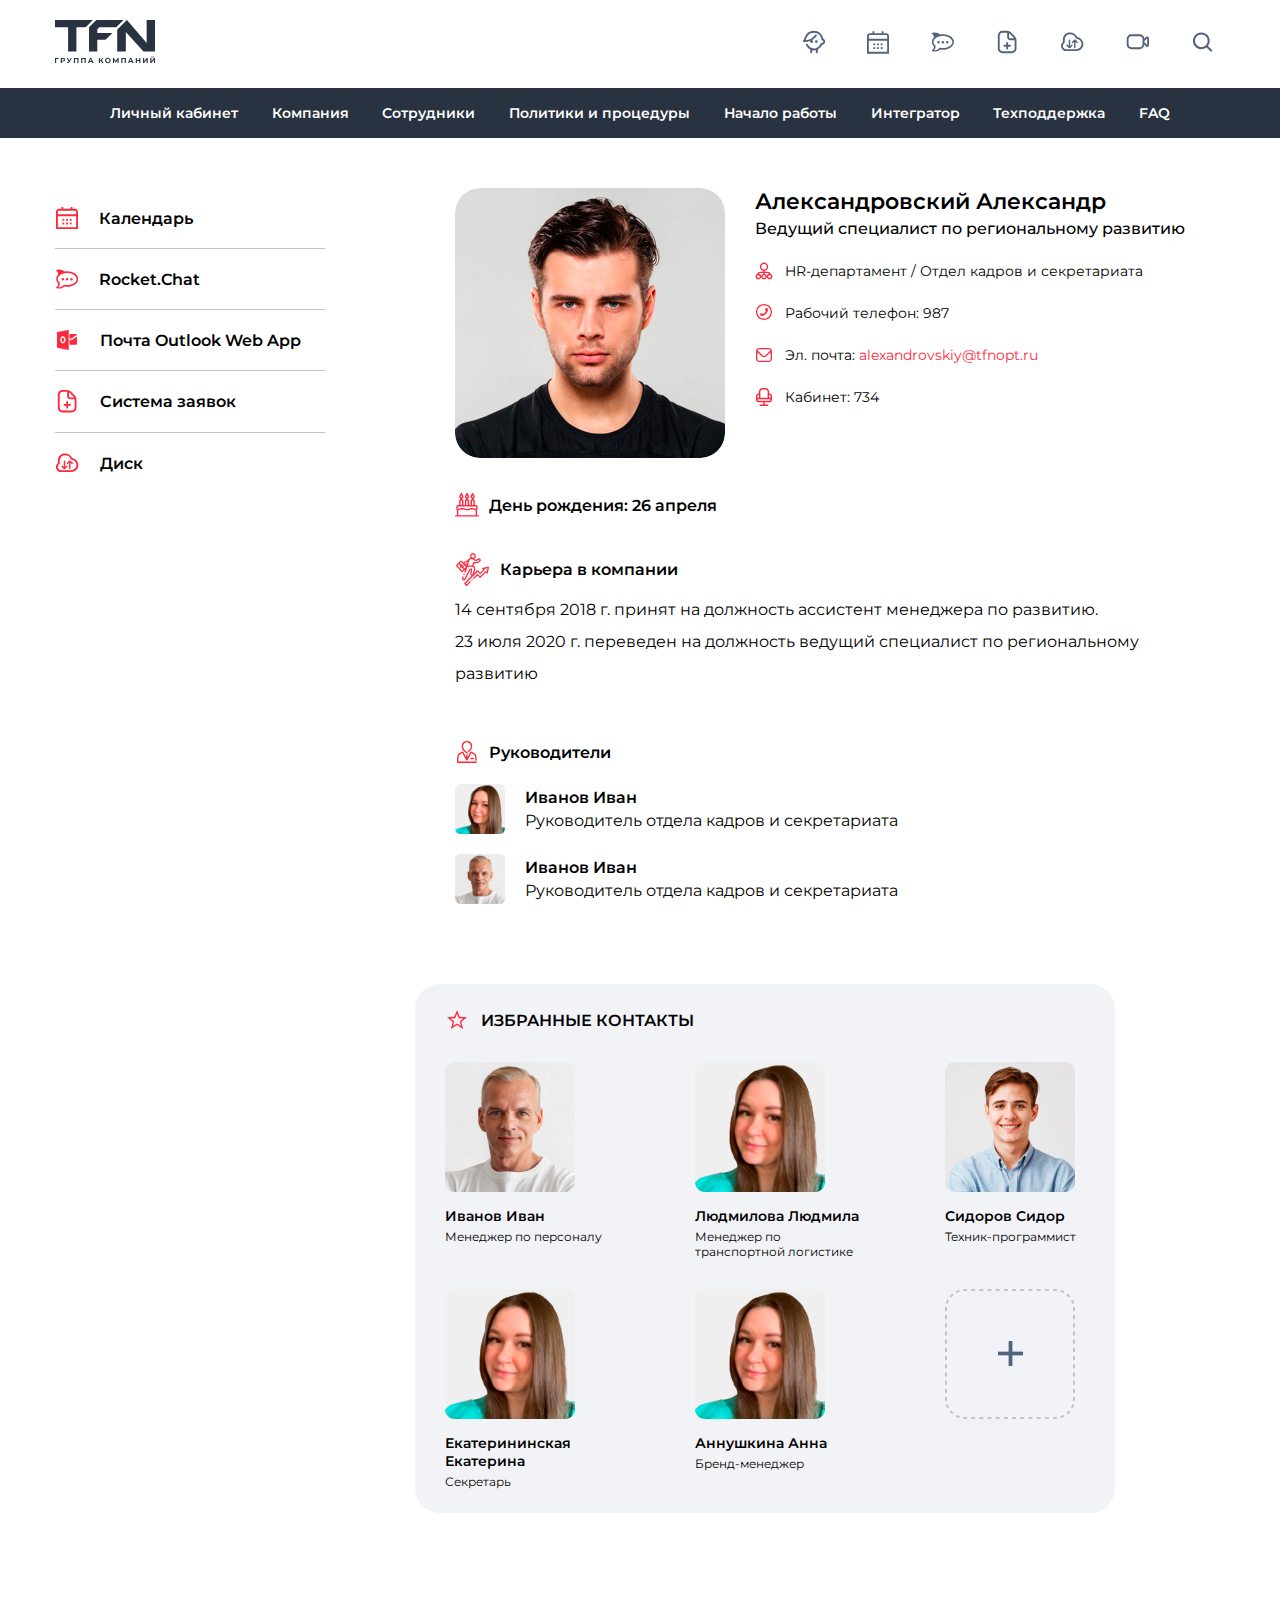
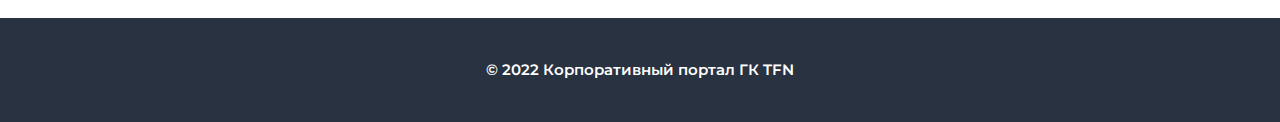
<file: profile.html>
<!doctype html>
<html lang="ru">
    <head>
        <meta charset="UTF-8">
        <meta name="viewport"
              content="width=device-width, user-scalable=no, initial-scale=1.0, maximum-scale=1.0, minimum-scale=1.0">
        <meta http-equiv="X-UA-Compatible" content="ie=edge">
        <title>Главная страница</title>
        <link rel="preconnect" href="https://fonts.googleapis.com">
        <link rel="preconnect" href="https://fonts.gstatic.com" crossorigin>
        <link href="https://fonts.googleapis.com/css2?family=Montserrat:wght@300;400;500;600;700&display=swap"
              rel="stylesheet">
        <link rel="stylesheet" href="styles/assets/owl.carousel.min.css">
        <link rel="stylesheet" href="styles/assets/owl.theme.default.min.css">
        <link rel="stylesheet" href="styles/splide.min.css">
        <link rel="stylesheet" href="styles/common.css">
        <link rel="stylesheet" href="styles/styles.css">
        <link rel="stylesheet" href="styles/profile.css">
        <script src="scripts/jquery.min.js"></script>
        <script src="scripts/owl.carousel.min.js"></script>
        <script src="scripts/splide.min.js"></script>
    </head>
    <body>
        <!--HEADER SECTION-->
        <header>
            <div class="container-content header-container">
                <a href="/">
                    <img src="images/logo.svg" alt="TFN logo">
                </a>
                <ul class="header-navigation">
                    <li>
                        <a href="/profile" class="header-navigation-profile">
                            <svg width="24" height="24" viewBox="0 0 24 24" fill="none" xmlns="http://www.w3.org/2000/svg">
                                <path d="M14.3357 12.9331C15.1092 12.9331 15.7363 12.3063 15.7363 11.5331C15.7363 10.7599 15.1092 10.1331 14.3357 10.1331C13.5621 10.1331 12.9351 10.7599 12.9351 11.5331C12.9351 12.3063 13.5621 12.9331 14.3357 12.9331Z"
                                      fill="#55627E"/>
                                <path d="M23.1924 11.311C23.1512 10.7072 22.943 10.1268 22.5911 9.63439C22.2391 9.14199 21.7572 8.75701 21.1992 8.52238C20.8243 6.35719 19.6953 4.39433 18.0119 2.98107C16.3286 1.56781 14.1994 0.795248 12.001 0.800071C5.55818 0.800071 3.71331 5.16238 2.49477 8.04944C2.24753 8.86608 1.82748 9.62002 1.2631 10.2601C1.09455 10.3585 0.961062 10.5072 0.881384 10.6852C0.801706 10.8633 0.779841 11.0619 0.81886 11.253C0.857879 11.4442 0.955822 11.6183 1.09893 11.751C1.24204 11.8836 1.42313 11.9681 1.61675 11.9926C3.92485 12.1864 6.24619 11.8347 8.39312 10.9658C8.27468 11.2282 8.24003 11.5207 8.29389 11.8035C8.34775 12.0862 8.4875 12.3455 8.69412 12.5461C8.90073 12.7466 9.16416 12.8786 9.44853 12.924C9.7329 12.9695 10.0244 12.9263 10.2833 12.8002C10.5421 12.6741 10.7559 12.4713 10.8953 12.2195C11.0347 11.9676 11.0931 11.6789 11.0625 11.3927C11.0318 11.1065 10.9137 10.8366 10.7241 10.62C10.5345 10.4033 10.2827 10.2503 10.003 10.1818C11.8372 9.15456 13.4182 7.73013 14.6303 6.01288C14.7054 5.91598 14.7607 5.80524 14.7931 5.68698C14.8254 5.56871 14.8341 5.44523 14.8187 5.3236C14.8033 5.20197 14.7641 5.08456 14.7033 4.97808C14.6425 4.87159 14.5613 4.77813 14.4644 4.703C14.3674 4.62788 14.2566 4.57259 14.1383 4.54026C14.02 4.50794 13.8965 4.49923 13.7748 4.51463C13.6531 4.53002 13.5356 4.56923 13.4291 4.63C13.3226 4.69077 13.2291 4.77192 13.1539 4.86882C13.139 4.88763 13.1255 4.90688 13.1123 4.927C12.0234 6.45952 10.602 7.72612 8.95426 8.63208C7.30656 9.53803 5.47526 10.0599 3.59732 10.1586C3.80916 9.736 4.00612 9.26613 4.21534 8.77438C5.36385 6.05269 6.79248 2.66688 12.001 2.66688C13.8459 2.66254 15.6268 3.34259 16.9989 4.57537C18.371 5.80815 19.2366 7.50595 19.4283 9.34006C19.4496 9.54056 19.5353 9.72875 19.6726 9.87646C19.8099 10.0242 19.9914 10.1235 20.1898 10.1595C20.5299 10.2261 20.8332 10.4164 21.0411 10.6936C21.249 10.9707 21.3467 11.3151 21.3153 11.66C21.2839 12.005 21.1258 12.3261 20.8713 12.5613C20.6169 12.7964 20.2842 12.929 19.9377 12.9332C19.8588 12.9311 19.7803 12.9227 19.7027 12.9083C19.4849 12.8686 19.2601 12.908 19.0688 13.0194C18.8775 13.1309 18.7324 13.307 18.6597 13.516C17.8044 15.9397 14.9257 18.5332 12.001 18.5332C9.29302 18.5332 6.77191 16.4026 5.68336 14.2969C5.56685 14.0817 5.37046 13.9209 5.13648 13.8489C4.90249 13.777 4.64961 13.7998 4.43224 13.9123C4.21488 14.0249 4.05041 14.2182 3.97424 14.4508C3.89807 14.6833 3.91627 14.9365 4.02494 15.1557C4.9928 16.9606 6.46689 18.4436 8.26619 19.4227V22.2664C8.26619 22.5139 8.36455 22.7513 8.53964 22.9263C8.71472 23.1013 8.95219 23.1996 9.19979 23.1996C9.4474 23.1996 9.68486 23.1013 9.85995 22.9263C10.035 22.7513 10.1334 22.5139 10.1334 22.2664V20.1555C11.3568 20.4841 12.6453 20.4841 13.8687 20.1555V22.2669C13.8687 22.5144 13.967 22.7517 14.1421 22.9267C14.3172 23.1017 14.5547 23.2 14.8023 23.2C15.0499 23.2 15.2873 23.1017 15.4624 22.9267C15.6375 22.7517 15.7359 22.5144 15.7359 22.2669V19.4231C17.6631 18.3876 19.2106 16.7658 20.1544 14.7926C21.0191 14.7336 21.825 14.3336 22.3948 13.6807C22.9645 13.0278 23.2514 12.1754 23.1924 11.311Z"
                                      fill="#55627E"/>
                            </svg>
                        </a>
                    </li>
                    <li>
                        <a href="/calendar">
                            <svg width="24" height="24" viewBox="0 0 24 24" fill="none" xmlns="http://www.w3.org/2000/svg">
                                <path d="M20.25 3.21766H17.5V1.36206H15.6665V3.21766H8.33348V1.36206H6.5V3.21766H3.75C3.02065 3.21766 2.32118 3.51089 1.80546 4.03283C1.28973 4.55478 1 5.26269 1 6.00084L1 23.6275H23V6.00084C23 5.26269 22.7103 4.55478 22.1945 4.03283C21.6788 3.51089 20.9793 3.21766 20.25 3.21766ZM2.83348 6.00084C2.83342 5.87899 2.85709 5.75833 2.90312 5.64574C2.94915 5.53315 3.01666 5.43084 3.10177 5.34466C3.18688 5.25848 3.28794 5.19011 3.39916 5.14347C3.51039 5.09683 3.6296 5.07282 3.75 5.07282H20.25C20.3704 5.07282 20.4896 5.09683 20.6008 5.14347C20.7121 5.19011 20.8131 5.25848 20.8982 5.34466C20.9833 5.43084 21.0508 5.53315 21.0969 5.64574C21.1429 5.75833 21.1666 5.87899 21.1665 6.00084V8.78402H2.83348V6.00084ZM2.83348 21.7719V10.6392H21.1665V21.7719H2.83348Z"
                                      fill="#55627E"/>
                                <path d="M16.5835 13.4226H14.75V15.2782H16.5835V13.4226Z" fill="#55627E"/>
                                <path d="M12.917 13.4226H11.0835V15.2782H12.917V13.4226Z" fill="#55627E"/>
                                <path d="M9.25 13.4226H7.41652V15.2782H9.25V13.4226Z" fill="#55627E"/>
                                <path d="M16.5835 17.1333H14.75V18.9889H16.5835V17.1333Z" fill="#55627E"/>
                                <path d="M12.917 17.1333H11.0835V18.9889H12.917V17.1333Z" fill="#55627E"/>
                                <path d="M9.25 17.1333H7.41652V18.9889H9.25V17.1333Z" fill="#55627E"/>
                            </svg>
                        </a>
                    </li>
                    <li>
                        <a href="/chat">
                            <svg width="25" height="24" viewBox="0 0 25 24" fill="none" xmlns="http://www.w3.org/2000/svg">
                                <path d="M23.9143 11.9847C23.9143 10.8515 23.5779 9.76523 22.9138 8.75503C22.3179 7.8487 21.4825 7.04623 20.4318 6.36927C18.4027 5.06417 15.7359 4.34455 12.923 4.34455C11.9972 4.34377 11.0731 4.42361 10.161 4.58319C9.58852 4.04613 8.95013 3.5851 8.26141 3.21133C4.57268 1.41103 1.51428 3.16929 1.51428 3.16929C1.51428 3.16929 4.35786 5.52229 3.89569 7.58472C2.62336 8.85581 1.93164 10.389 1.93164 11.9847V12.0156C1.93164 13.6113 2.62152 15.1445 3.89569 16.4156C4.35786 18.478 1.51428 20.831 1.51428 20.831C1.51428 20.831 4.57268 22.5893 8.26141 20.789C8.94917 20.4156 9.58672 19.9552 10.1586 19.419C11.0707 19.5783 11.9948 19.658 12.9205 19.657C15.7334 19.657 18.4002 18.9386 20.4293 17.6329C21.4801 16.9565 22.3154 16.1541 22.9114 15.2471C23.5755 14.2369 23.9118 13.1501 23.9118 12.0175V11.9865L23.9143 11.9847ZM12.923 18.0836C11.8131 18.086 10.7068 17.958 9.62643 17.7021C8.58302 18.9658 6.28877 20.7228 4.06018 20.1553C4.78504 19.3707 5.85913 18.0452 5.62897 15.8623C4.29341 14.8156 3.49122 13.4753 3.49122 12.015C3.49122 8.66354 7.71393 5.94701 12.923 5.94701C18.132 5.94701 22.3541 8.66168 22.3541 12.015C22.3541 15.3683 18.1314 18.0836 12.923 18.0836Z"
                                      fill="#55627E"/>
                                <path d="M13.1241 13.4551C13.807 13.3435 14.2708 12.6953 14.1599 12.0074C14.0491 11.3195 13.4056 10.8524 12.7227 10.9641C12.0398 11.0757 11.576 11.7239 11.6869 12.4118C11.7977 13.0997 12.4412 13.5668 13.1241 13.4551Z"
                                      fill="#55627E"/>
                                <path d="M17.4802 13.4549C18.1631 13.3432 18.6268 12.6951 18.516 12.0072C18.4051 11.3193 17.7617 10.8522 17.0788 10.9638C16.3959 11.0755 15.9321 11.7237 16.043 12.4115C16.1538 13.0994 16.7973 13.5665 17.4802 13.4549Z"
                                      fill="#55627E"/>
                                <path d="M9.63204 12.8748C9.99579 12.2821 9.81359 11.5045 9.22509 11.1381C8.63659 10.7717 7.86463 10.9552 7.50088 11.548C7.13713 12.1408 7.31933 12.9184 7.90783 13.2848C8.49633 13.6512 9.26829 13.4676 9.63204 12.8748Z"
                                      fill="#55627E"/>
                            </svg>
                        </a>
                    </li>
                    <li>
                        <a href="/requests">
                            <svg width="25" height="24" viewBox="0 0 25 24" fill="none" xmlns="http://www.w3.org/2000/svg">
                                <path d="M15.8949 15.7333C15.895 15.8558 15.8709 15.9772 15.824 16.0905C15.7771 16.2038 15.7084 16.3067 15.6218 16.3934C15.5351 16.4801 15.4322 16.5489 15.319 16.5958C15.2057 16.6427 15.0843 16.6669 14.9617 16.6669H13.0949V18.5333C13.0949 18.7808 12.9966 19.0181 12.8216 19.1931C12.6466 19.3681 12.4092 19.4664 12.1617 19.4664C11.9142 19.4664 11.6769 19.3681 11.5019 19.1931C11.3269 19.0181 11.2286 18.7808 11.2286 18.5333V16.6669H9.36174C9.11768 16.6616 8.88541 16.5609 8.71467 16.3865C8.54393 16.212 8.44832 15.9776 8.44832 15.7335C8.44832 15.4894 8.54393 15.255 8.71467 15.0805C8.88541 14.906 9.11768 14.8054 9.36174 14.8001H11.2286V12.9333C11.2286 12.6858 11.3269 12.4484 11.5019 12.2734C11.6769 12.0984 11.9142 12.0001 12.1617 12.0001C12.4092 12.0001 12.6466 12.0984 12.8216 12.2734C12.9966 12.4484 13.0949 12.6858 13.0949 12.9333V14.8001H14.9617C15.2092 14.8001 15.4466 14.8984 15.6216 15.0734C15.7966 15.2484 15.8949 15.4858 15.8949 15.7333ZM21.4949 10.5861V18.5333C21.4935 19.7705 21.0015 20.9566 20.1267 21.8315C19.2519 22.7064 18.0658 23.1986 16.8286 23.2001H7.49493C6.25771 23.1986 5.07161 22.7064 4.19681 21.8315C3.32201 20.9566 2.82994 19.7705 2.82855 18.5333V5.46688C2.82994 4.22967 3.32201 3.04352 4.19681 2.16864C5.07161 1.29375 6.25771 0.801576 7.49493 0.800071H11.7089C12.5672 0.797825 13.4175 0.965752 14.2105 1.29414C15.0035 1.62253 15.7235 2.10487 16.3289 2.71326L19.5809 5.96695C20.1896 6.57198 20.6722 7.2918 21.0008 8.08469C21.3294 8.87759 21.4973 9.7278 21.4949 10.5861ZM15.0094 4.0332C14.7157 3.74873 14.3859 3.50398 14.0286 3.3052V7.33326C14.0285 7.45584 14.0526 7.57724 14.0995 7.69051C14.1463 7.80378 14.2151 7.9067 14.3017 7.9934C14.3884 8.08011 14.4913 8.14888 14.6045 8.19581C14.7178 8.24273 14.8392 8.26688 14.9617 8.26688H18.9898C18.7912 7.90946 18.5461 7.57992 18.2609 7.28688L15.0094 4.0332ZM19.6286 10.5861C19.6286 10.4321 19.5984 10.2846 19.5848 10.1333H14.9617C14.2191 10.1333 13.5069 9.83826 12.9818 9.31316C12.4567 8.78806 12.1617 8.07586 12.1617 7.33326V2.71063C12.0104 2.69663 11.8621 2.66688 11.7089 2.66688H7.49493C6.75232 2.66688 6.04013 2.96188 5.51503 3.48698C4.98993 4.01209 4.69493 4.72428 4.69493 5.46688V18.5333C4.69493 19.2759 4.98993 19.9881 5.51503 20.5132C6.04013 21.0383 6.75232 21.3333 7.49493 21.3333H16.8286C17.5712 21.3333 18.2833 21.0383 18.8085 20.5132C19.3336 19.9881 19.6286 19.2759 19.6286 18.5333V10.5861Z"
                                      fill="#55627E"/>
                            </svg>
                        </a>
                    </li>
                    <li>
                        <a href="/cloud">
                            <svg width="25" height="24" viewBox="0 0 25 24" fill="none" xmlns="http://www.w3.org/2000/svg">
                                <path d="M17.7183 7.1999C17.5691 7.17247 17.4285 7.11002 17.3081 7.01769C17.1877 6.92536 17.0909 6.80578 17.0258 6.66878C15.5785 3.61503 12.2268 1.9079 8.87425 2.52565C7.37871 2.80389 6.00489 3.53529 4.93906 4.62069C3.87323 5.70608 3.16694 7.09298 2.91594 8.59334C2.76496 9.48701 2.77533 10.4005 2.94657 11.2905C3.00257 11.5793 2.87832 11.9 2.62369 12.1314C1.8569 12.8283 1.31895 13.7408 1.08056 14.7492C0.842164 15.7575 0.914495 16.8144 1.28804 17.7808C1.66158 18.7473 2.31885 19.5781 3.17343 20.1639C4.028 20.7498 5.03987 21.0634 6.076 21.0634H16.3437C20.2038 21.0634 23.3437 17.9239 23.3437 14.0634C23.3437 10.7362 20.9777 7.84959 17.7183 7.1999ZM16.3437 19.197H6.07688C5.41737 19.1971 4.77327 18.9976 4.2293 18.6247C3.68533 18.2519 3.26695 17.7231 3.0292 17.1079C2.79145 16.4927 2.74545 15.82 2.89727 15.1782C3.04908 14.5364 3.39159 13.9556 3.87975 13.5121C4.61344 12.8445 4.95775 11.8571 4.77882 10.9331C4.6497 10.2613 4.64214 9.57184 4.7565 8.8974C5.13232 6.63728 6.96369 4.77309 9.20938 4.35965C9.56188 4.29535 9.91944 4.26284 10.2778 4.26253C11.3393 4.2572 12.3801 4.55628 13.2768 5.12434C14.1736 5.6924 14.8887 6.50563 15.3374 7.46765C15.5266 7.86772 15.8074 8.21758 16.1571 8.48886C16.5068 8.76015 16.9154 8.94522 17.3499 9.02909C18.5978 9.2804 19.7079 9.98628 20.4647 11.0098C21.2215 12.0333 21.5712 13.3014 21.4458 14.5682C21.3204 15.8349 20.729 17.0099 19.7862 17.8653C18.8435 18.7206 17.6166 19.1952 16.3437 19.197Z"
                                      fill="#55627E"/>
                                <path d="M12.4062 14.8118C12.4724 14.8778 12.5249 14.9562 12.5607 15.0425C12.5965 15.1289 12.615 15.2214 12.615 15.3149C12.615 15.4084 12.5965 15.501 12.5607 15.5873C12.5249 15.6736 12.4724 15.752 12.4062 15.818L10.4812 17.743C10.2161 18.0082 9.85682 18.1575 9.48192 18.1582H9.47579H9.46923C9.09434 18.1575 8.73503 18.0082 8.46998 17.743L6.54498 15.818C6.41154 15.6846 6.33658 15.5036 6.33658 15.3149C6.33658 15.1262 6.41154 14.9452 6.54498 14.8118C6.67842 14.6784 6.8594 14.6034 7.0481 14.6034C7.23681 14.6034 7.41779 14.6784 7.55123 14.8118L8.76485 16.0254V10.2824C8.76946 10.0968 8.8464 9.92039 8.97927 9.79078C9.11213 9.66117 9.2904 9.58862 9.47601 9.58862C9.66162 9.58862 9.83989 9.66117 9.97275 9.79078C10.1056 9.92039 10.1826 10.0968 10.1872 10.2824V16.0254L11.3999 14.8118C11.4659 14.7456 11.5443 14.6931 11.6307 14.6572C11.717 14.6214 11.8096 14.603 11.903 14.603C11.9965 14.603 12.0891 14.6214 12.1754 14.6572C12.2617 14.6931 12.3402 14.7456 12.4062 14.8118Z"
                                      fill="#55627E"/>
                                <path d="M17.7389 12.9185C17.8052 12.8525 17.8578 12.7741 17.8937 12.6878C17.9296 12.6014 17.9481 12.5088 17.9481 12.4153C17.9481 12.3218 17.9296 12.2292 17.8937 12.1429C17.8578 12.0565 17.8052 11.9782 17.7389 11.9122L15.8139 9.98721C15.549 9.72211 15.1898 9.57281 14.8151 9.57202H14.8085H14.8024C14.4275 9.57274 14.0682 9.72204 13.8031 9.98721L11.8781 11.9122C11.7447 12.0456 11.6697 12.2266 11.6697 12.4153C11.6697 12.604 11.7447 12.785 11.8781 12.9185C12.0116 13.0519 12.1926 13.1269 12.3813 13.1269C12.57 13.1269 12.751 13.0519 12.8844 12.9185L14.0985 11.7048V17.4479C14.1031 17.6335 14.18 17.8099 14.3129 17.9395C14.4457 18.0691 14.624 18.1416 14.8096 18.1416C14.9952 18.1416 15.1735 18.0691 15.3063 17.9395C15.4392 17.8099 15.5162 17.6335 15.5208 17.4479V11.7048L16.7344 12.9185C16.8003 12.9848 16.8787 13.0374 16.9651 13.0733C17.0514 13.1092 17.144 13.1277 17.2375 13.1277C17.331 13.1277 17.4236 13.1092 17.51 13.0733C17.5963 13.0374 17.6747 12.9848 17.7406 12.9185H17.7389Z"
                                      fill="#55627E"/>
                            </svg>
                        </a>
                    </li>
                    <li>
                        <a href="/cam">
                            <svg width="25" height="24" viewBox="0 0 25 24" fill="none" xmlns="http://www.w3.org/2000/svg">
                                <path d="M22.9815 6.64392C22.676 6.48943 22.3332 6.42385 21.9922 6.45463C21.6512 6.48541 21.3258 6.61132 21.0528 6.81803C21.0167 6.8446 20.9825 6.87369 20.9505 6.90508L19.3192 8.55127C19.1233 6.16948 17.1454 4.28564 14.7145 4.28564H6.35732C5.12602 4.28668 3.94546 4.77637 3.07491 5.64716C2.20437 6.51794 1.71502 7.69864 1.71432 8.92995L1.71432 14.5014C1.71571 15.7324 2.20532 16.9125 3.07576 17.7829C3.94619 18.6534 5.12635 19.143 6.35732 19.1444H14.7145C17.1554 19.1444 19.1416 17.2436 19.3218 14.8478L20.9532 16.4766C20.9847 16.5075 21.018 16.5366 21.0528 16.5637C21.3267 16.7687 21.6523 16.8934 21.993 16.9238C22.3338 16.9543 22.6763 16.8893 22.9822 16.7361C23.2881 16.583 23.5453 16.3477 23.7251 16.0566C23.9048 15.7656 24 15.4302 24 15.0881V8.29315C24.0014 7.95065 23.9066 7.61463 23.7266 7.32326C23.5465 7.03189 23.2884 6.79684 22.9815 6.64479V6.64392ZM14.7145 17.2871H6.35732C5.61876 17.2863 4.91067 16.9925 4.38842 16.4703C3.86617 15.948 3.57242 15.2399 3.57161 14.5014V8.92995C3.57242 8.19138 3.86617 7.48329 4.38842 6.96104C4.91067 6.4388 5.61876 6.14504 6.35732 6.14424H14.7145C15.453 6.14516 16.161 6.43895 16.6832 6.96117C17.2055 7.48339 17.4993 8.19142 17.5002 8.92995V14.5014C17.4993 15.2399 17.2055 15.9479 16.6832 16.4702C16.161 16.9924 15.453 17.2862 14.7145 17.2871ZM19.357 12.2571V11.1529L22.1427 8.34103L22.1662 15.0624L19.357 12.2563V12.2571Z"
                                      fill="#55627E"/>
                            </svg>
                        </a>
                    </li>
                    <li class="header-search-btn">
                        <a href="#">
                            <svg width="25" height="24" viewBox="0 0 25 24" fill="none" xmlns="http://www.w3.org/2000/svg">
                                <path d="M21.1425 21.6001C21.0075 21.6003 20.8738 21.5738 20.7491 21.5221C20.6243 21.4703 20.5111 21.3944 20.4158 21.2988L16.507 17.3899L16.3743 17.489C14.7607 18.6977 12.7654 19.2842 10.7544 19.1407C8.74343 18.9973 6.85157 18.1336 5.4259 16.7081C4.00023 15.2825 3.13634 13.3908 2.99271 11.3798C2.84907 9.36879 3.43532 7.37345 4.64391 5.75976C5.43508 4.69552 6.47008 3.83667 7.66198 3.25535C8.81385 2.69382 10.0783 2.40139 11.3597 2.40015C13.3742 2.40182 15.3207 3.12905 16.8427 4.4487C18.3648 5.76834 19.3606 7.59208 19.6478 9.58599C19.8078 10.6751 19.7501 11.7852 19.4781 12.8519C19.2061 13.9186 18.7252 14.9208 18.0633 15.8004L17.9638 15.9331L21.8122 19.7842L21.87 19.8438C22.0138 19.9877 22.1118 20.1709 22.1515 20.3704C22.1912 20.5699 22.1709 20.7767 22.0931 20.9647C22.0153 21.1526 21.8836 21.3133 21.7146 21.4264C21.5455 21.5395 21.3467 21.6 21.1433 21.6001H21.1425ZM11.3865 4.52171C7.91824 4.52171 5.09637 7.34357 5.09637 10.8118C5.09637 14.28 7.91633 17.1015 11.3865 17.1015C13.0538 17.0995 14.6523 16.4361 15.8311 15.257C17.0099 14.0778 17.6728 12.4792 17.6743 10.8118C17.6743 7.34357 14.8528 4.52171 11.3865 4.52171Z"
                                      fill="#55627E"/>
                            </svg>
                        </a>
                    </li>
                </ul>
                <div class="header-search">
                    <div>
                        <svg width="25" height="24" viewBox="0 0 25 24" fill="none" xmlns="http://www.w3.org/2000/svg">
                            <path d="M21.1425 21.6001C21.0075 21.6003 20.8738 21.5738 20.7491 21.5221C20.6243 21.4703 20.5111 21.3944 20.4158 21.2988L16.507 17.3899L16.3743 17.489C14.7607 18.6977 12.7654 19.2842 10.7544 19.1407C8.74343 18.9973 6.85157 18.1336 5.4259 16.7081C4.00023 15.2825 3.13634 13.3908 2.99271 11.3798C2.84907 9.36879 3.43532 7.37345 4.64391 5.75976C5.43508 4.69552 6.47008 3.83667 7.66198 3.25535C8.81385 2.69382 10.0783 2.40139 11.3597 2.40015C13.3742 2.40182 15.3207 3.12905 16.8427 4.4487C18.3648 5.76834 19.3606 7.59208 19.6478 9.58599C19.8078 10.6751 19.7501 11.7852 19.4781 12.8519C19.2061 13.9186 18.7252 14.9208 18.0633 15.8004L17.9638 15.9331L21.8122 19.7842L21.87 19.8438C22.0138 19.9877 22.1118 20.1709 22.1515 20.3704C22.1912 20.5699 22.1709 20.7767 22.0931 20.9647C22.0153 21.1526 21.8836 21.3133 21.7146 21.4264C21.5455 21.5395 21.3467 21.6 21.1433 21.6001H21.1425ZM11.3865 4.52171C7.91824 4.52171 5.09637 7.34357 5.09637 10.8118C5.09637 14.28 7.91633 17.1015 11.3865 17.1015C13.0538 17.0995 14.6523 16.4361 15.8311 15.257C17.0099 14.0778 17.6728 12.4792 17.6743 10.8118C17.6743 7.34357 14.8528 4.52171 11.3865 4.52171Z"
                                  fill="#55627E"/>
                        </svg>
                    </div>
                    <input type="text" placeholder="Найти на портале"/>
                </div>
            </div>
        </header>
        <!--HEADER SECTION-->
        <!--NAV SECTION-->

        <nav>
            <div class="container-content">
                <ul class="nav-list">
                    <li><a href="">Личный кабинет</a></li>
                    <li><a href="">Компания</a></li>
                    <li><a href="">Сотрудники</a></li>
                    <li><a href="">Политики и процедуры</a></li>
                    <li><a href="">Начало работы</a></li>
                    <li><a href="">Интегратор</a></li>
                    <li><a href="">Техподдержка</a></li>
                    <li><a href="">FAQ</a></li>
                </ul>
            </div>
        </nav>
        <!--NAV SECTION-->
        <div class="profile-wrapper">
            <aside>
                <ul class="profile-aside-nav">
                    <li>
                        <a href="#">
                            <img src="images/icons/calendar.svg" alt="">
                            <span class="profile-aside-nav__title">Календарь</span>
                        </a>
                    </li>
                    <li>
                        <a href="#">
                            <img src="images/icons/rocket-chat.svg" alt="">
                            <span class="profile-aside-nav__title">Rocket.Chat</span>
                        </a>
                    </li>
                    <li>
                        <a href="#">
                            <img src="images/icons/outlook.svg" alt="">
                            <span class="profile-aside-nav__title">Почта Outlook Web App</span>
                        </a>
                    </li>
                    <li>
                        <a href="#">
                            <img src="images/icons/file.svg" alt="">
                            <span class="profile-aside-nav__title">Система заявок</span>
                        </a>
                    </li>
                    <li>
                        <a href="#">
                            <img src="images/icons/disk.svg" alt="">
                            <span class="profile-aside-nav__title">Диск</span>
                        </a>
                    </li>
                </ul>
            </aside>
            <section class="profile-section">
                <div class="profile-section-info">
                    <div class="profile-section-info__img" style="background: url(images/profile/img.png) 50% 50% no-repeat; background-size: cover;">
                    </div>
                    <div class="profile-section-info__content">
                        <p class="profile-section-info__name">Александровский Александр</p>
                        <p class="profile-section-info__post">Ведущий специалист по региональному развитию</p>
                        <ul>
                            <li>
                                <img src="images/icons/department.svg" alt="">
                                <span>HR-департамент / Отдел кадров и секретариата</span>
                            </li>
                            <li>
                                <img src="images/icons/phone.svg" alt="">
                                <span>Рабочий телефон: 987</span>
                            </li>
                            <li>
                                <img src="images/icons/email.svg" alt="">
                                <span>Эл. почта: <a href="mailto:alexandrovskiy@tfnopt.ru">alexandrovskiy@tfnopt.ru</a></span>
                            </li>
                            <li>
                                <img src="images/icons/office.svg" alt="">
                                <span>Кабинет: 734</span>
                            </li>
                        </ul>
                    </div>
                </div>
                <div>
                    <div class="profile-birthday">
                        <img src="images/icons/cake.svg" alt="">
                        <span class="profile-birthday__title">День рождения: 26 апреля</span>
                    </div>
                    <div class="profile-career">
                        <div class="profile-career__header">
                            <img src="images/icons/upgrade.svg" alt="">
                            <span class="profile-career__title">Карьера в компании</span>
                        </div>
                        <ul>
                            <li>14 сентября 2018 г. принят на должность ассистент менеджера по развитию.</li>
                            <li>23 июля 2020 г. переведен на должность ведущий специалист по региональному развитию</li>
                        </ul>
                    </div>
                    <div class="profile-heads">
                        <div class="profile-heads__header">
                            <img src="images/icons/boss.svg" alt="">
                            <span class="profile-heads__title">Руководители</span>
                        </div>
                        <ul class="profile-heads-list">
                            <li class="employee-card-sm">
                                <div class="employee-card-sm__img"
                                     style="background: url(images/employee/employee.png) 50% 50% no-repeat; background-size: cover;">
                                </div>
                                <div class="employee-card-sm__info">
                                    <p class="employee-card-sm__name">Иванов Иван</p>
                                    <p>Руководитель отдела кадров и секретариата</p>
                                </div>
                            </li>
                            <li class="employee-card-sm">
                                <div class="employee-card-sm__img"
                                     style="background: url(images/employee/employee1.png) 50% 50% no-repeat; background-size: cover;">
                                </div>
                                <div class="employee-card-sm__info">
                                    <p class="employee-card-sm__name">Иванов Иван</p>
                                    <p>Руководитель отдела кадров и секретариата</p>
                                </div>
                            </li>
                        </ul>
                    </div>
                </div>
                <div class="profile-favorites">
                    <div class="profile-favorites__header">
                        <img src="images/icons/star.svg" alt="">
                        <span class="profile-favorites__title">Избранные контакты</span>
                    </div>
                    <ul class="profile-favorites-list">
                        <li class="employee-card-md">
                            <div class="employee-card-md__img"
                                 style="background: url(images/employee/employee1.png) 50% 50% no-repeat; background-size: cover;">
                            </div>
                            <div class="employee-card-md__info">
                                <p class="employee-card-md__name">Иванов Иван</p>
                                <p class="employee-card-md__post">Менеджер по персоналу</p>
                            </div>
                        </li>
                        <li class="employee-card-md">
                            <div class="employee-card-md__img"
                                 style="background: url(images/employee/employee.png) 50% 50% no-repeat; background-size: cover;">
                            </div>
                            <div class="employee-card-md__info">
                                <p class="employee-card-md__name">Людмилова Людмила</p>
                                <p class="employee-card-md__post">Менеджер по транспортной логистике</p>
                            </div>
                        </li>
                        <li class="employee-card-md">
                            <div class="employee-card-md__img"
                                 style="background: url(images/employee/employee2.png) 50% 50% no-repeat; background-size: cover;">
                            </div>
                            <div class="employee-card-md__info">
                                <p class="employee-card-md__name">Сидоров Сидор</p>
                                <p class="employee-card-md__post">Техник-программист</p>
                            </div>
                        </li>
                        <li class="employee-card-md">
                            <div class="employee-card-md__img"
                                 style="background: url(images/employee/employee.png) 50% 50% no-repeat; background-size: cover;">
                            </div>
                            <div class="employee-card-md__info">
                                <p class="employee-card-md__name">Екатерининская Екатерина</p>
                                <p class="employee-card-md__post">Секретарь</p>
                            </div>
                        </li>
                        <li class="employee-card-md">
                            <div class="employee-card-md__img"
                                 style="background: url(images/employee/employee.png) 50% 50% no-repeat; background-size: cover;">
                            </div>
                            <div class="employee-card-md__info">
                                <p class="employee-card-md__name">Аннушкина Анна</p>
                                <p class="employee-card-md__post">Бренд-менеджер</p>
                            </div>
                        </li>
                        <li class="employee-card-md employee-card-md-add">
                            <div class="employee-card-md__img" style="background: url(images/employee/card-md-add.png) 50% 50% no-repeat; background-size: cover;">
                            </div>
                        </li>
                    </ul>
                </div>
            </section>
        </div>
        <footer>
            &copy; 2022 Корпоративный портал ГК TFN
        </footer>
    </body>
</html>
</file>
<file: styles/common.css>
body {
    margin: 0;
    padding: 0;
    font-family: 'Montserrat', sans-serif;
}

* {
    box-sizing: border-box;
}

.section-dark {
    background: #F2F3F7;
}

.container-content {
    max-width: 1280px;
    margin: 0 auto;
}

p, ul {
    margin: 0;
    padding: 0;
}

ul li {
    list-style: none;
}

input {
    font-family: 'Montserrat', sans-serif;
}

.main-header {
    display: flex;
    align-items: center;
    padding: 10px 55px;
    text-transform: uppercase;
    font-weight: 600;
    margin-bottom: 20px;
}

.main-header img {
    margin-right: 12px;
}

.show-more-button {
    text-align: center;
    margin: 40px 0;
}

.show-more-button button {
    background: #FF293E;
    border-radius: 6px;
    color: #fff;
    font-size: 15px;
    font-weight: 700;
    padding: 13px 20px;
    border: navajowhite;
    outline: none;
    cursor: pointer;
}

.show-more-button button:hover {
    background: #55627E;
}

.custom-checkbox {
    display: flex;
    align-items: center;
}

.custom-checkbox .checkbox {
    display: flex;
    width: 18px;
    height: 18px;
    border: 2px solid #BFC4CE;
    border-radius: 4px;
    margin-right: 14px;
}

.custom-checkbox input[type="checkbox"] {
    display: none;
}

.custom-checkbox input[type="checkbox"]:checked + span.checkbox  {
    border: none;
    background: #FF293E url(../images/icons/checkbox-arrow.svg) 50% 50% no-repeat;
}

.base-list {
    display: flex;
    flex-wrap: wrap;
    padding: 0 55px;
    font-size: 14px;
    margin-left: -15px;
    margin-right: -15px;
}

.base-list.base-list-align-center li {
    text-align: center;
}

.base-list li {
    width: 170px;
    list-style: none;
    margin-left: 15px;
    margin-right: 15px;
}

.base-list li img {
    max-width: 130px;
    width: 100%;
}

.base-list li a {
    text-decoration: none;
}

.base-list li .base-list__header {
    font-weight: 600;
    margin-top: 15px;
    color: #000;
}

.base-list li .base-list__header:hover {
    color: #FF293E;
}

.base-list li .base-list__subheader {
    font-weight: 500;
    margin-top: 12px;
    line-height: 24px;
    margin-bottom: 11px;
    color: #000;
}

.base-list li .base-list__date {
    font-weight: 400;
    line-height: 24px;
    margin: 10px 0;
    color: #55627E;
}

footer {
    text-align: center;
    background: #293240;
    font-size: 15px;
    font-weight: 600;
    color: #fff;
    line-height: 34px;
    padding: 35px 0;
    margin-top: 55px;
}

.employee-card-sm {
    display: flex;
    align-items: center;
}

.employee-card-sm a {
    color: #000;
}

.employee-card-sm .employee-card-sm__info {
    margin-left: 20px;
}

.employee-card-sm .employee-card-sm__img {
    width: 50px;
    height: 50px;
    border-radius: 5px;
}

.employee-card-sm .employee-card-sm__name {
    font-weight: 600;
    margin-bottom: 4px;
}

.employee-card-sm .employee-card-sm__name:hover {
    color: #FF293E;
}

.employee-card-md {
    width: 170px;
}

.employee-card-md.employee-card-md-center {
    text-align: center;
}

.employee-card-md.employee-card-md-center .employee-card-md__img {
    margin: 0 auto;
}

.employee-card-md a {
    color: #000;
}

.employee-card-md.employee-card-md-add .employee-card-md__img {
    cursor: pointer;
}

.employee-card-md .employee-card-md__img {
    width: 130px;
    height: 130px;
    border-radius: 5px;
}

.employee-card-md .employee-card-md__name {
    font-weight: 600;
    font-size: 14px;
    margin: 15px 0 4px;
}

.employee-card-md .employee-card-md__birthday {
    font-weight: 500;
    font-size: 12px;
    line-height: 24px;
    margin-bottom: 12px;
}

.employee-card-md .employee-card-md__name:hover {
    color: #FF293E;
}

.employee-card-md .employee-card-md__post {
    font-size: 12px;
}

.gallery-card a {
    color: #000000;
}

.gallery-card .gallery-card__img {
    width: 270px;
    height: 270px;
    border-radius: 10px;
}

.gallery-card .gallery-card__title {
    font-weight: 500;
    margin-top: 15px;
}

.news-card a {
    color: #000000;
}

.news-card .news-card__img {
    width: 370px;
    height: 208px;
    border-radius: 10px;
}

.news-card .news-card__date {
    margin-top: 10px;
    color: #55627E;
    font-size: 12px;
    line-height: 24px;
}

.news-card .news-card__title {
    font-weight: 500;
    line-height: 24px;
}
</file>
<file: styles/styles.css>
.header-container {
    width: 100%;
    position: relative;
    display: flex;
    justify-content: space-between;
    padding: 20px 55px;
}

.header-navigation {
    display: flex;
    align-content: center;
    margin: 0;
}

.header-navigation li {
    list-style: none;
    margin-left: 20px;
}

.header-navigation li a {
    display: flex;
    padding: 10px;
    border-radius: 50%;
}


.header-navigation li a:hover {
    background: #FF293E;
}

.header-navigation li a:hover svg path {
    fill: #fff;
}

.header-search {
    display: none;
    position: absolute;
    background: #fff;
    right: 55px;
    top: 50%;
    transform: translateY(-50%);
    width: 600px;
    padding: 10px 0;
    border-bottom: 1px solid #ddd;
}

.header-search.visible {
    display: flex;
}

.header-search input {
    width: 100%;
    border: none;
    outline: none;
    color: #55627E;
    font-weight: 400;
    font-size: 14px;
    padding-left: 10px;
}



nav {
    padding: 0 55px;
    background: #293240;
}

nav .nav-list {
    display: flex;
    justify-content: space-between;
    margin: 0;
    padding: 10px 55px;
}

nav .nav-list li {
    list-style: none;
}

nav .nav-list li a {
    text-decoration: none;
    font-weight: 600;
    color: #ffffff;
    line-height: 30px;
    font-size: 14px;
}

nav .nav-list li a:hover {
    color: #FF293E;
}

.splide__arrow {
    background: none;
}

.splide__arrow svg {
    font-size: 24px;
}

.splide__arrow svg path {
    fill: #BFC4CE;
}

.splide__pagination__page {
    background: #BFC4CE;
    width: 20px;
    height: 3px;
    transition: width .3s;
    border-radius: 0;
    margin: 0 8px;
}

.splide__pagination__page.is-active {
    width: 30px;
    background: #FF293E;
}

.carousel-wrapper {
    max-width: 1070px;
    display: flex;
    justify-content: space-between;
    align-items: center;
    flex-wrap: wrap;
    box-sizing: border-box;
    padding: 0 50px;
    margin: 70px auto 55px auto;
}

.carousel-wrapper img {
    width: calc(50% - 15px);
}

.carousel-wrapper .carousel-content {
    width: calc(50% - 15px);
    margin-left: 30px;
}

.carousel-content .carousel-content__date {
    font-weight: 400;
    font-size: 12px;
    line-height: 24px;
    color: #55627E;
    margin-bottom: 16px;
}

.carousel-content .carousel-content__title {
    font-weight: 600;
    font-size: 22px;
    line-height: 30px;
    margin-bottom: 5px;
}

.carousel-content .carousel-content__desc {
    font-weight: 400;
    font-size: 14px;
    line-height: 24px;
}

.sites-container {
    background: #F2F3F7;
}

.sites-list {
    display: flex;
    flex-wrap: wrap;
    justify-content: space-between;
    background: #F2F3F7;
    padding: 40px 55px;
    margin-top: 20px;
}

.sites-list li {
    max-width: 120px;
    min-width: 120px;
    list-style: none;
}

.sites-list li img {
    width: 100%;
}

.section-employee {
    background: #fff;
    padding-top: 55px;
}

.section-dark {
    background: #F2F3F7;
    padding: 40px 55px;
    margin-top: 20px;
}

.section-employee-hero {
    position: relative;
    width: 700px;
    height: 145px;
    display: flex;
    background: #ECF3FB;
    border-radius: 10px;
    margin: 55px auto;
}

.section-employee-hero img {
    position: absolute;
    width: 270px;
    bottom: 0;
}

.section-employee-hero__content {
    width: calc(100% - 270px);
    margin-left: 270px;
    text-align: center;
    padding-top: 30px;
    font-size: 16px;
    font-weight: 500;
    line-height: 24px;
}

.section-employee-hero__content-title {
    font-size: 24px;
    font-weight: 600;
    margin-bottom: 16px;
}

.section-gallery {
    margin-top: 55px;
}

.section-gallery .base-list li {
    width: 270px;
}

.section-gallery .base-list li img {
    width: 100%;
    max-width: 270px;
}

.section-news {
    margin-top: 55px;
}

.section-news .base-list li {
    width: 369px;
}

.section-news .base-list li img {
    width: 100%;
    max-width: 369px;
}

.section-news .news-filters {
    display: flex;
    padding: 20px 55px;
}

.section-news .news-filters .news-filter {
    min-width: 130px;
}
</file>
<file: styles/profile.css>
.profile-wrapper {
    display: flex;
    flex-wrap: wrap;
    justify-content: space-between;
    width: 1280px;
    margin: 0 auto;
    padding: 50px 55px;
}

.profile-aside-nav {
    width: 270px;
}

.profile-aside-nav li a {
    display: flex;
    align-items: center;
    padding: 18px 0;
    font-size: 16px;
    font-weight: 600;
    color: #000000;
    text-decoration: none;
    border-bottom: 1px solid #BFC4CE;
}

.profile-aside-nav li:last-child a {
    border: none;
}

.profile-aside-nav .profile-aside-nav__title {
    margin-left: 20px;
}

.profile-aside-nav .profile-aside-nav__title:hover {
    color: #FF293E;
}

.profile-section {
    width: calc(100% - 400px);
}

.profile-section .profile-section-info {
    display: flex;
}

.profile-section .profile-section-info__content {
    margin-left: 30px;
}

.profile-section .profile-section-info__img {
    width: 270px;
    height: 270px;
    border-radius: 25px;
}

.profile-section-info .profile-section-info__name {
    font-size: 22px;
    font-weight: 600;
}

.profile-section-info .profile-section-info__post {
    font-size: 16px;
    font-weight: 500;
    margin-top: 4px;
}

.profile-section-info__content ul li {
    display: flex;
    align-items: center;
    padding-top: 24px;
    font-size: 14px;
}

.profile-section-info__content ul li span {
    margin-left: 12px;
}

.profile-section-info__content ul li a {
    color: #FF293E;
    text-decoration: none;
}

.profile-birthday {
    display: flex;
    align-items: center;
    margin: 35px 0;
}

.profile-birthday .profile-birthday__title {
    font-weight: 600;
    margin-left: 10px;
}

.profile-career {
    margin-bottom: 50px;
}

.profile-career .profile-career__header {
    display: flex;
    align-items: center;
    margin-bottom: 8px;
}

.profile-career .profile-career__header .profile-career__title {
    font-weight: 600;
    margin-left: 10px;
}

.profile-career ul li {
    line-height: 2;
}

.profile-heads {
    margin-bottom: 50px;
}

.profile-heads .profile-heads__header {
    display: flex;
    align-items: center;
    margin-bottom: 8px;
}

.profile-heads .profile-heads__header .profile-heads__title {
    font-weight: 600;
    margin-left: 10px;
}

.profile-heads .profile-heads-list {
    margin-top: 20px;
}

.profile-heads .profile-heads-list li {
    margin-bottom: 20px;
}


.profile-favorites {
    max-width: 700px;
    background: #F2F3F7;
    border-radius: 25px;
    margin-left: -40px;
    padding: 24px 30px;
    margin-top: 80px;
}

.profile-favorites__header {
    display: flex;
    align-items: center;
}

.profile-favorites__header .profile-favorites__title {
    font-weight: 600;
    margin-left: 12px;
    text-transform: uppercase;
}

.profile-favorites-list {
    display: flex;
    flex-wrap: wrap;
    margin-left: -40px;
    margin-right: -40px;
}

.profile-favorites-list li {
    margin-left: 40px;
    margin-right: 40px;
    margin-top: 30px;
}

.profile-favorites-list li:nth-child(3n) {
    margin-right: 0px;
}
</file>
